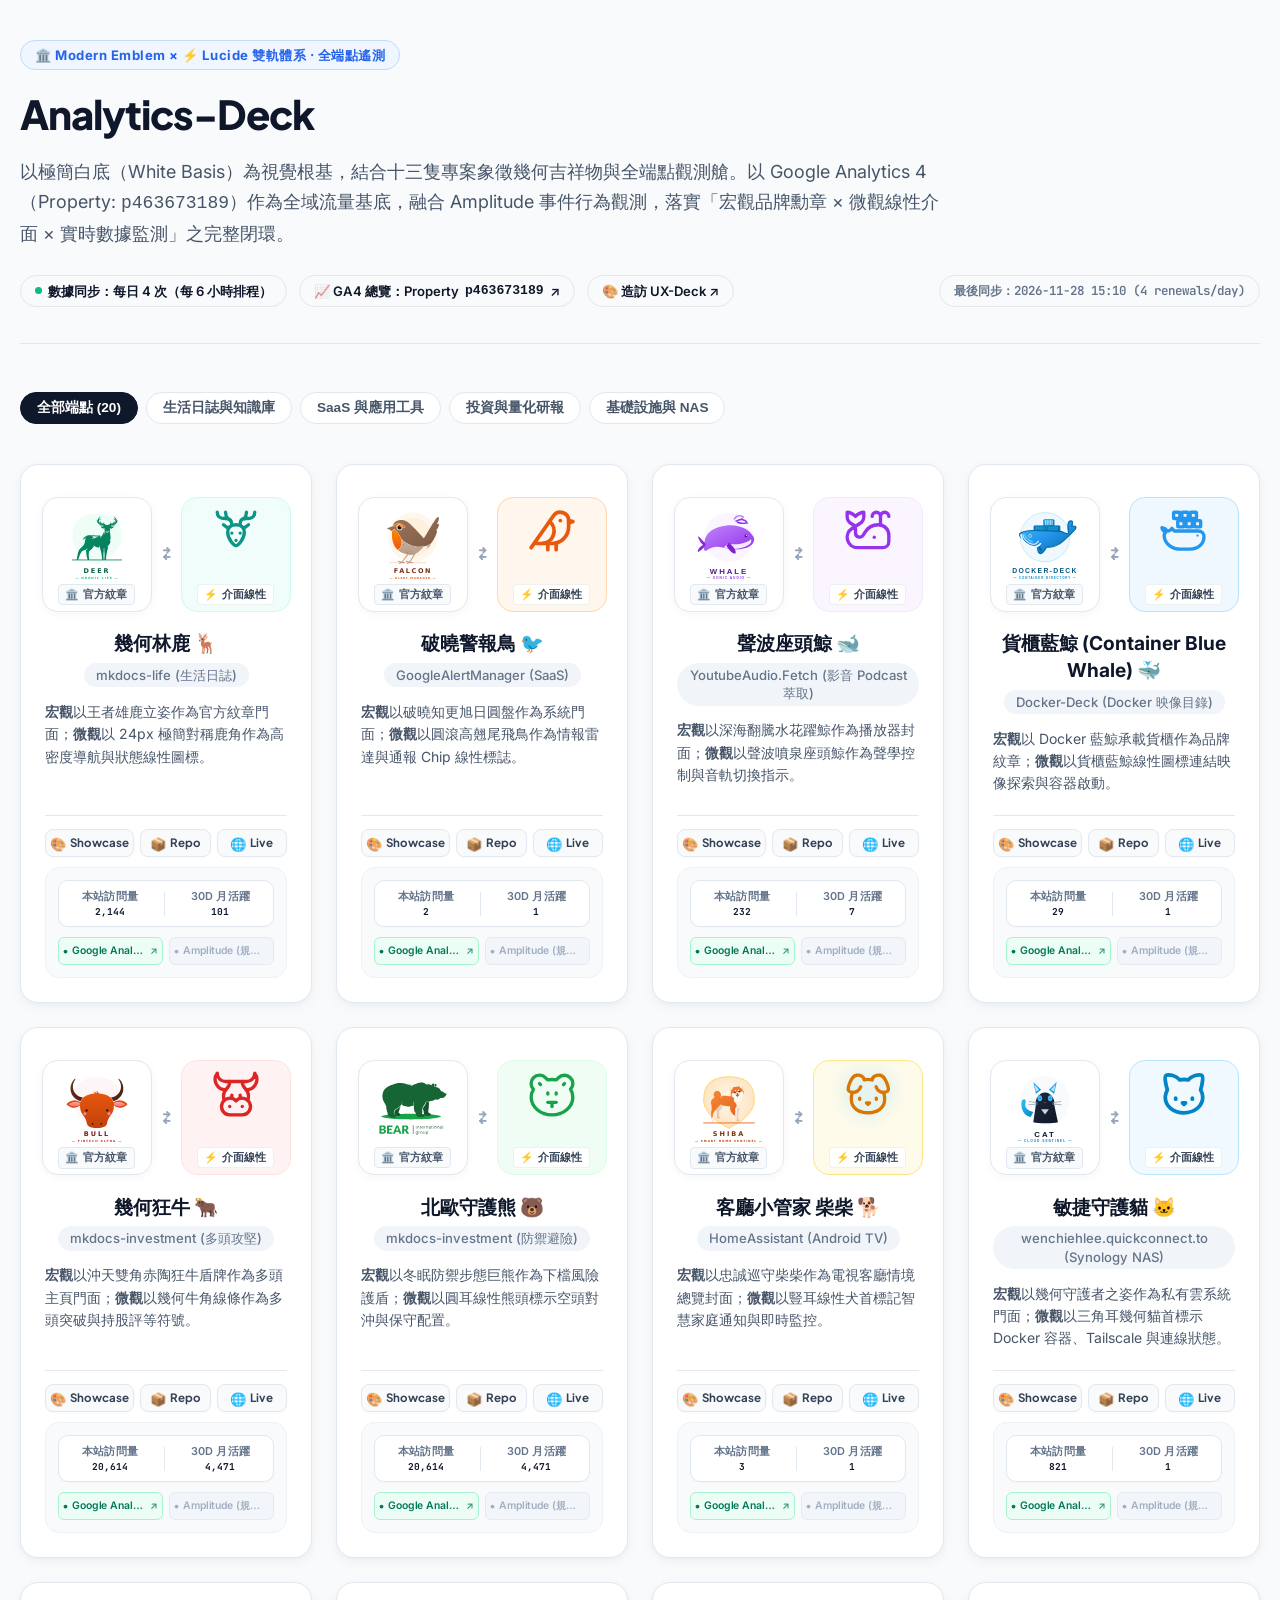
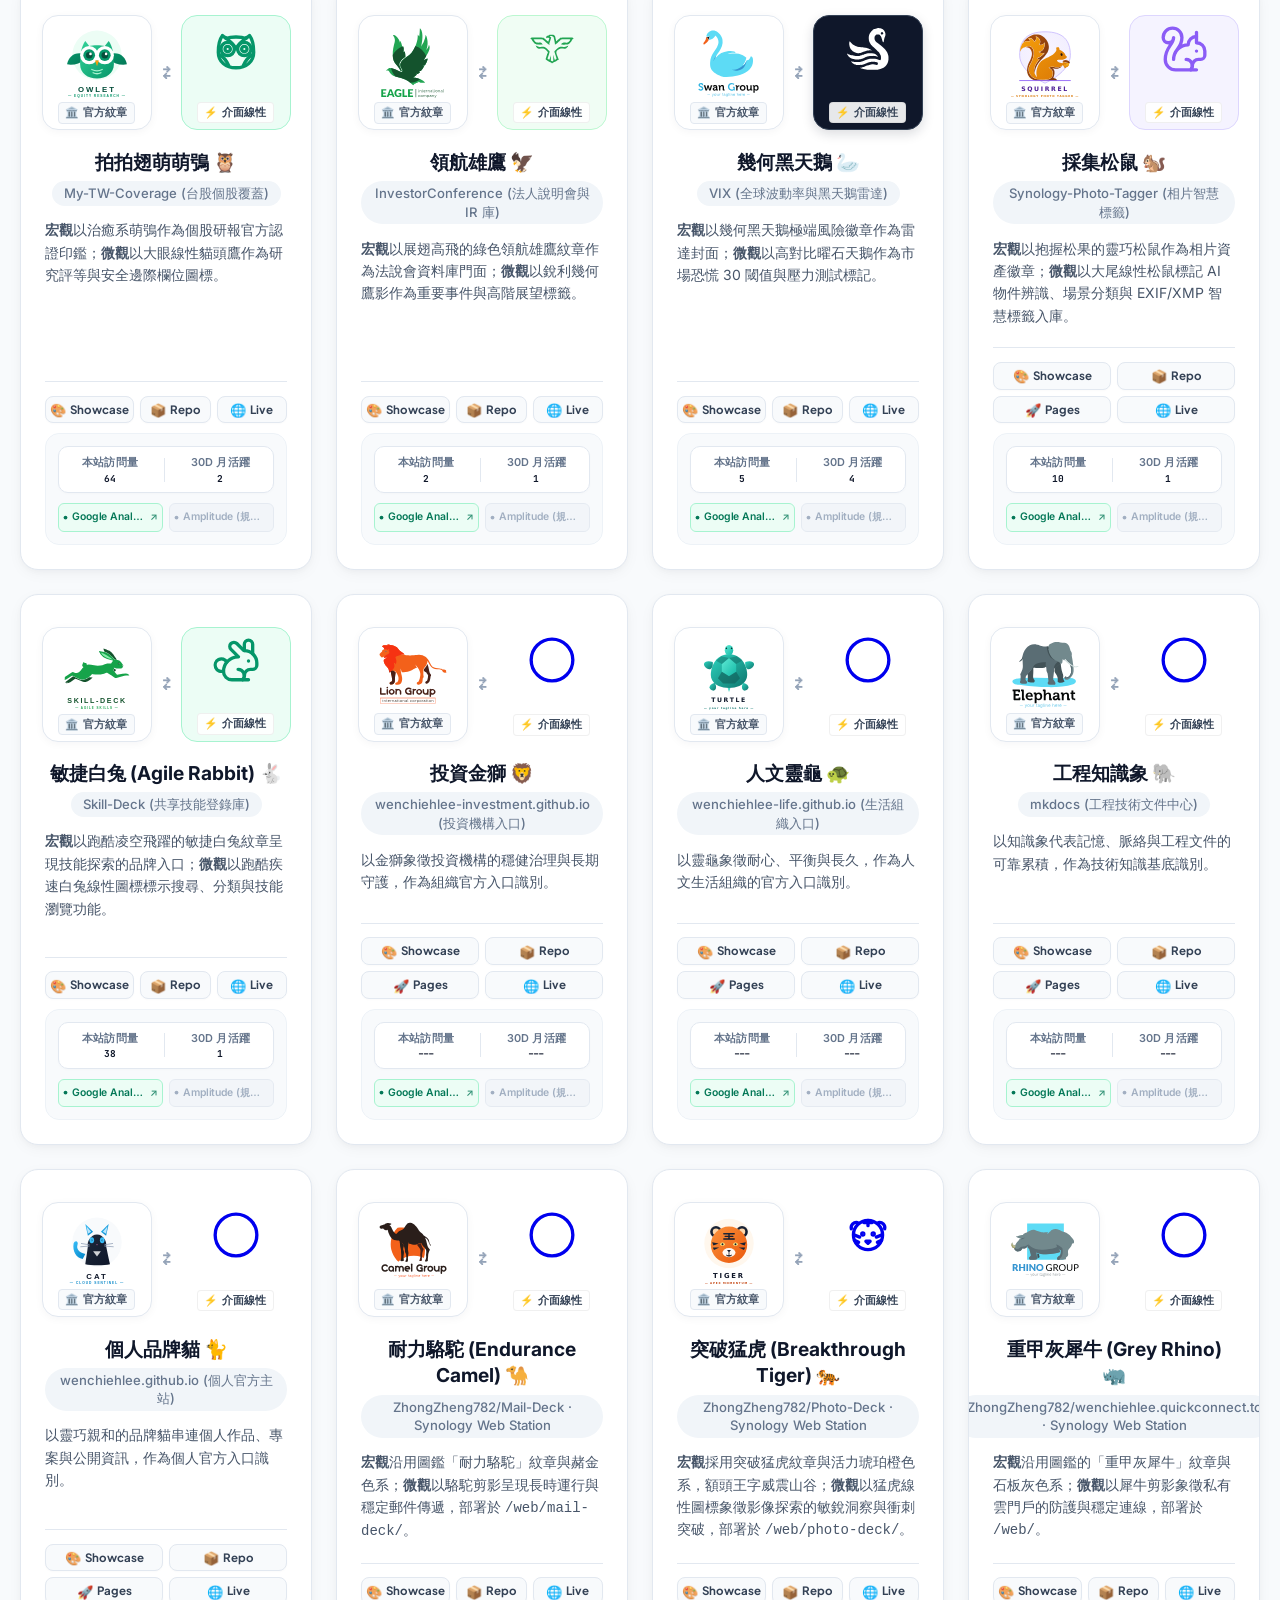
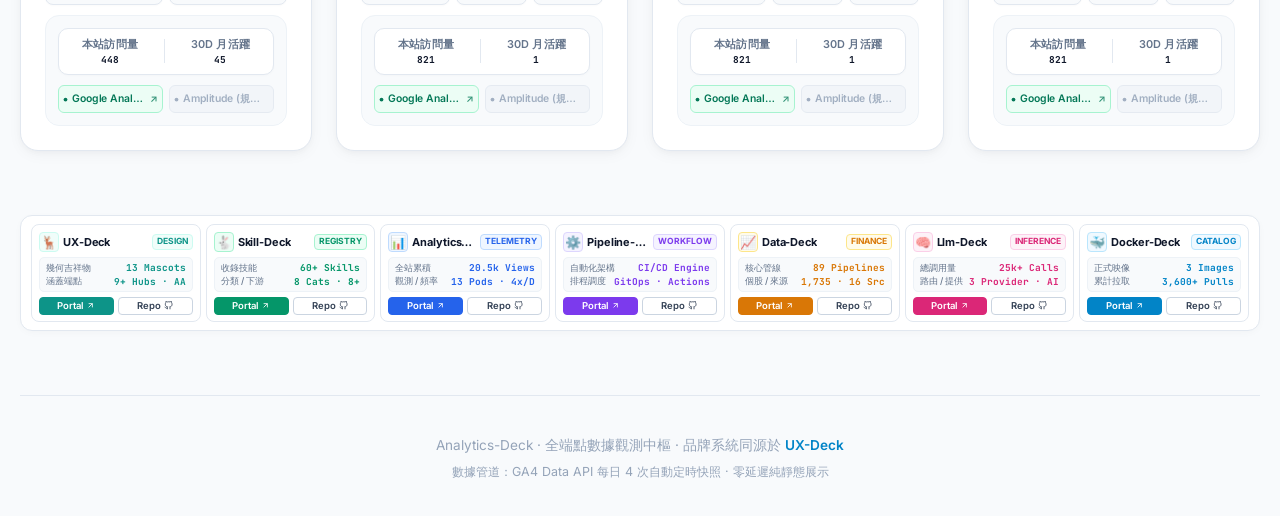
<file: index.html>
<!DOCTYPE html>
<html lang="zh-TW">
<head>
  <meta charset="UTF-8">
  <meta name="viewport" content="width=device-width, initial-scale=1.0">
  <title>Analytics-Deck · 全端點數據觀測中樞</title>
  
  <!-- Analytics-Deck 📊 Favicon -->
  <link rel="icon" type="image/svg+xml" href="./favicon.svg">
  <link rel="icon" type="image/png" sizes="32x32" href="./favicon.png">
  <link rel="shortcut icon" href="./favicon.ico">

  <!-- Google Fonts (Exact UX-Deck Typography Stack) -->
  <link rel="preconnect" href="https://fonts.googleapis.com">
  <link rel="preconnect" href="https://fonts.gstatic.com" crossorigin>
  <link href="https://fonts.googleapis.com/css2?family=Comfortaa:wght@600;700&family=Inter:wght@400;500;600;700&family=JetBrains+Mono:wght@400;500;600;700&family=LXGW+WenKai+TC:wght@300;400;700&family=Noto+Sans+TC:wght@400;500;600;700&family=Noto+Serif+TC:wght@400;600;700;900&family=Plus+Jakarta+Sans:wght@500;600;700;800&family=Quicksand:wght@500;600;700&family=Zen+Maru+Gothic:wght@500;700&display=swap" rel="stylesheet">

  <!-- Tokens CSS -->
  <link rel="stylesheet" href="./tokens/tokens.css">

  <style>

    /* ==========================================================================
       UX-Deck Aligned Design System & Color Tone
       White Basis & Crisp Light Theme Palette with Radial Atmosphere Gradients
       ========================================================================== */
    :root {
      --bg-studio: #ffffff;
      --bg-subtle: #f8fafc;
      --surface-card: #ffffff;
      --surface-elevated: #f1f5f9;
      --border-light: #e2e8f0;
      --border-subtle: #edf2f7;
      --border-hover: #cbd5e1;
      
      --text-main: #0f172a;       /* Slate 900 */
      --text-muted: #475569;      /* Slate 600 */
      --text-dim: #94a3b8;        /* Slate 400 */

      --shadow-sm: 0 1px 3px rgba(0, 0, 0, 0.05), 0 1px 2px rgba(0, 0, 0, 0.03);
      --shadow-card: 0 4px 16px -2px rgba(15, 23, 42, 0.05), 0 2px 6px -1px rgba(15, 23, 42, 0.03);
      --shadow-hover: 0 12px 28px -4px rgba(15, 23, 42, 0.08), 0 4px 10px -2px rgba(15, 23, 42, 0.04);
    }

    * {
      box-sizing: border-box;
      margin: 0;
      padding: 0;
    }

    body {
      background-color: var(--bg-studio);
      color: var(--text-main);
      font-family: "Noto Sans TC", -apple-system, BlinkMacSystemFont, "Segoe UI", Roboto, sans-serif;
      line-height: 1.6;
      padding: 3.5rem 1.75rem 6rem;
      min-height: 100vh;
      background-image: 
        radial-gradient(circle at 10% 8%, rgba(56, 189, 248, 0.04) 0%, transparent 35%),
        radial-gradient(circle at 90% 15%, rgba(139, 92, 246, 0.03) 0%, transparent 40%),
        radial-gradient(circle at 50% 95%, rgba(13, 148, 136, 0.03) 0%, transparent 45%);
      background-attachment: fixed;
    }

    .container {
      max-width: 1280px;
      margin: 0 auto;
    }

    /* Studio Header (Identical to UX-Deck) */
    header {
      margin-bottom: 3rem;
      border-bottom: 1px solid var(--border-light);
      padding-bottom: 2.25rem;
      display: flex;
      flex-direction: column;
      gap: 1.15rem;
    }

    .header-badge {
      display: inline-flex;
      align-items: center;
      gap: 8px;
      background: #eff6ff;
      color: #2563eb;
      border: 1px solid #bfdbfe;
      padding: 5px 14px;
      border-radius: 9999px;
      font-size: 0.82rem;
      font-weight: 700;
      width: fit-content;
      letter-spacing: 0.04em;
    }

    h1 {
      font-size: 2.5rem;
      font-weight: 800;
      letter-spacing: -0.025em;
      line-height: 1.25;
      color: #0f172a;
      font-family: "Plus Jakarta Sans", "Noto Sans TC", sans-serif;
    }

    .subtitle {
      color: var(--text-muted);
      font-size: 1.125rem;
      max-width: 920px;
      line-height: 1.65;
    }

    /* Telemetry Navigation Strip */
    .telemetry-nav-strip {
      display: flex;
      flex-wrap: wrap;
      align-items: center;
      gap: 12px;
      margin-top: 0.5rem;
    }

    .live-url-pill {
      display: inline-flex;
      align-items: center;
      gap: 6px;
      background: #f8fafc;
      border: 1px solid #e2e8f0;
      border-radius: 9999px;
      padding: 6px 14px;
      font-size: 0.82rem;
      font-weight: 600;
      color: #0f172a;
      text-decoration: none;
      transition: all 0.2s ease;
    }

    .live-url-pill:hover {
      background: #f1f5f9;
      border-color: #cbd5e1;
    }

    .pill-pulse {
      width: 7px;
      height: 7px;
      border-radius: 50%;
      background: #10b981;
      display: inline-block;
      box-shadow: 0 0 0 0 rgba(16, 185, 129, 0.7);
      animation: pulse 2s infinite;
    }

    @keyframes pulse {
      0% { box-shadow: 0 0 0 0 rgba(16, 185, 129, 0.7); }
      70% { box-shadow: 0 0 0 6px rgba(16, 185, 129, 0); }
      100% { box-shadow: 0 0 0 0 rgba(16, 185, 129, 0); }
    }

    /* Category Filter Tabs */
    .filter-bar {
      display: flex;
      align-items: center;
      gap: 8px;
      flex-wrap: wrap;
      margin-bottom: 2.5rem;
    }

    .filter-btn {
      background: #ffffff;
      border: 1px solid var(--border-light);
      border-radius: 9999px;
      padding: 6px 16px;
      font-size: 0.85rem;
      font-weight: 600;
      color: #475569;
      cursor: pointer;
      transition: all 0.2s ease;
    }

    .filter-btn:hover {
      background: #f8fafc;
      color: #0f172a;
      border-color: #cbd5e1;
    }

    .filter-btn.active {
      background: #0f172a;
      color: #ffffff;
      border-color: #0f172a;
    }

    /* Mascot Icons Standard Styling (From UX-Deck) */
    .ux-icon {
      display: inline-block;
      width: 24px;
      height: 24px;
      vertical-align: middle;
      flex-shrink: 0;
      stroke-width: 1.6;
      stroke: currentColor;
      fill: none;
      stroke-linecap: round;
      stroke-linejoin: round;
      transition: all 0.25s cubic-bezier(0.2, 0, 0, 1);
    }
    .ux-icon-xl { width: 50px; height: 50px; }

    /* Mascot Brand Colors & Hover Animations (Identical to UX-Deck) */
    .ux-icon-deer { color: #0d9488; }
    .ux-icon-deer:hover { transform: translateY(-3px) scale(1.08); color: #0f766e; }

    .ux-icon-falcon { color: #ea580c; }
    .ux-icon-falcon:hover { transform: rotate(-6deg) scale(1.1); color: #c2410c; }

    .ux-icon-whale { color: #9333ea; }
    .ux-icon-whale:hover { transform: translateY(-3px) rotate(3deg); color: #7e22ce; }

    .ux-icon-docker { color: #2496ed; }
    .ux-icon-docker:hover { transform: translateY(-3px) scale(1.08); color: #0877c9; }

    .ux-icon-bull { color: #dc2626; }
    .ux-icon-bull:hover { transform: translateY(-3px) scale(1.1); color: #b91c1c; }

    .ux-icon-bear { color: #16a34a; }
    .ux-icon-bear:hover { transform: translateY(3px) scale(1.08); color: #15803d; }

    .ux-icon-sentinel { color: #d97706; }
    .ux-icon-sentinel:hover { transform: scale(1.12); color: #b45309; }

    .ux-icon-pangolin { color: #0284c7; }
    .ux-icon-pangolin:hover { transform: scale(1.12); color: #0369a1; }

    .ux-icon-owl { color: #059669; }
    .ux-icon-owl:hover { transform: translateY(-3px) scale(1.1); color: #047857; }

    .ux-icon-eagle { color: #22a553; }
    .ux-icon-eagle:hover { transform: translateY(-3px) scale(1.08); color: #166534; filter: drop-shadow(0 0 8px rgba(34, 165, 83, 0.45)); }

    .ux-icon-swan { color: #0f172a; }
    .ux-icon-swan:hover { transform: translateY(-3px) scale(1.08); color: #ef4444; filter: drop-shadow(0 0 8px rgba(239, 68, 68, 0.6)); }

    .ux-icon-squirrel { color: #8b5cf6; }
    .ux-icon-squirrel:hover { transform: translateY(-3px) scale(1.1); color: #7c3aed; filter: drop-shadow(0 0 8px rgba(139, 92, 246, 0.45)); }

    .ux-icon-rabbit { color: #059669; }
    .ux-icon-rabbit:hover { transform: translateY(-3px) scale(1.08); color: #047857; }

    /* Mascot Wrappers (Pastel Brand Tones from UX-Deck) */
    .wrapper-deer { background: #f0fdfa; border: 1px solid #ccfbf1; }
    .wrapper-falcon { background: #fff7ed; border: 1px solid #fed7aa; }
    .wrapper-whale { background: #faf5ff; border: 1px solid #f3e8ff; }
    .wrapper-docker-whale { background: #eff8ff; border: 1px solid #b8e1ff; }
    .wrapper-bull { background: #fef2f2; border: 1px solid #fee2e2; }
    .wrapper-bear { background: #f0fdf4; border: 1px solid #dcfce7; }
    .wrapper-sentinel { background: #fffbeb; border: 1px solid #fde68a; }
    .wrapper-pangolin { background: #f0f9ff; border: 1px solid #bae6fd; }
    .wrapper-owl { background: #ecfdf5; border: 1px solid #a7f3d0; }
    .wrapper-eagle { background: #f0fdf4; border: 1px solid #bbf7d0; }
    .wrapper-swan { background: #0f172a; border: 1px solid #334155; box-shadow: 0 4px 12px rgba(15, 23, 42, 0.15); }
    .wrapper-swan .ux-icon-swan { color: #ffffff; }
    .wrapper-squirrel { background: #f5f3ff; border: 1px solid #ddd6fe; }
    .wrapper-rabbit { background: #ecfdf5; border: 1px solid #a7f3d0; }

    /* Mascot Grid (White Card Basis from UX-Deck) */
    .mascot-grid {
      display: grid;
      grid-template-columns: repeat(auto-fit, minmax(280px, 1fr));
      gap: 1.5rem;
      margin-bottom: 3.5rem;
    }

    .mascot-card {
      background: var(--surface-card);
      border: 1px solid var(--border-light);
      border-radius: 18px;
      padding: 2rem 1.5rem 1.5rem;
      display: flex;
      flex-direction: column;
      align-items: center;
      text-align: center;
      transition: all 0.25s ease;
      position: relative;
      overflow: hidden;
      box-shadow: var(--shadow-card);
    }

    .mascot-card::before {
      content: "";
      position: absolute;
      top: 0;
      left: 0;
      right: 0;
      height: 4px;
      background: transparent;
      transition: all 0.25s ease;
    }

    .mascot-card:hover {
      transform: translateY(-5px);
      border-color: var(--border-hover);
      box-shadow: var(--shadow-hover);
    }

    /* Card Hover Top Strips (UX-Deck Brand Colors) */
    .mascot-card.card-deer:hover::before { background: #0d9488; }
    .mascot-card.card-falcon:hover::before { background: #ea580c; }
    .mascot-card.card-whale:hover::before { background: #9333ea; }
    .mascot-card.card-docker-whale:hover::before { background: #2496ed; }
    .mascot-card.card-bull:hover::before { background: #dc2626; }
    .mascot-card.card-bear:hover::before { background: #16a34a; }
    .mascot-card.card-sentinel:hover::before { background: #d97706; }
    .mascot-card.card-pangolin:hover::before { background: #0284c7; }
    .mascot-card.card-owl:hover::before { background: #059669; }
    .mascot-card.card-eagle:hover::before { background: #22a553; }
    .mascot-card.card-swan:hover::before { background: #0f172a; }
    .mascot-card.card-squirrel:hover::before { background: #8b5cf6; }
    .mascot-card.card-rabbit:hover::before { background: #059669; }

    /* Mascot Duo Stage (Exact UX-Deck Specs) */
    .mascot-duo-stage {
      display: flex;
      align-items: center;
      justify-content: center;
      gap: 10px;
      width: 100%;
      margin-bottom: 1.15rem;
    }

    .emblem-tile {
      background: #ffffff;
      border: 1px solid #e2e8f0;
      border-radius: 16px;
      padding: 8px 10px 6px;
      display: flex;
      flex-direction: column;
      align-items: center;
      text-decoration: none;
      box-shadow: 0 2px 8px rgba(15, 23, 42, 0.04);
      transition: all 0.25s ease;
      width: 110px;
      height: 115px;
      justify-content: space-between;
      flex-shrink: 0;
    }

    .emblem-tile:hover {
      transform: translateY(-3px) scale(1.03);
      border-color: #cbd5e1;
      box-shadow: 0 8px 20px -2px rgba(15, 23, 42, 0.08);
    }

    .emblem-thumb {
      width: 78px;
      height: 78px;
      object-fit: contain;
    }

    .duo-divider {
      display: flex;
      align-items: center;
      justify-content: center;
      color: #94a3b8;
      font-weight: 700;
      font-size: 1.1rem;
    }

    .lucide-tile {
      border-radius: 16px;
      padding: 8px 10px 6px;
      display: flex;
      flex-direction: column;
      align-items: center;
      text-decoration: none;
      transition: all 0.25s ease;
      width: 110px;
      height: 115px;
      justify-content: space-between;
      flex-shrink: 0;
    }

    .lucide-tile:hover {
      transform: translateY(-3px) scale(1.03);
      box-shadow: 0 8px 20px -2px rgba(15, 23, 42, 0.08);
    }

    .badge-role-tag {
      font-size: 0.68rem;
      font-weight: 700;
      padding: 2px 6px;
      border-radius: 4px;
      white-space: nowrap;
      letter-spacing: 0.02em;
    }

    .badge-role-tag.emblem-tag {
      background: #f8fafc;
      color: #475569;
      border: 1px solid #e2e8f0;
    }

    .badge-role-tag.lucide-tag {
      background: rgba(255, 255, 255, 0.9);
      color: #334155;
      border: 1px solid rgba(0, 0, 0, 0.06);
    }

    /* Mascot Info */
    .mascot-name {
      font-weight: 700;
      font-size: 1.2rem;
      margin-bottom: 0.35rem;
      color: #0f172a;
    }

    .mascot-project {
      font-size: 0.82rem;
      color: #64748b;
      background: #f1f5f9;
      padding: 3px 12px;
      border-radius: 9999px;
      margin-bottom: 0.85rem;
      font-weight: 500;
      display: inline-block;
    }

    .mascot-desc {
      font-size: 0.875rem;
      color: #475569;
      line-height: 1.6;
      margin-bottom: 1.25rem;
      min-height: 54px;
      text-align: left;
      width: 100%;
    }

    /* ==========================================================================
       Smart Conditional Endpoints (3 buttons for pages==live, 4 for pages!=live)
       ========================================================================== */
    .card-endpoints {
      display: grid;
      gap: 6px;
      width: 100%;
      margin-top: auto;
      margin-bottom: 10px;
      padding-top: 0.85rem;
      border-top: 1px solid var(--border-light);
    }

    .card-endpoints.ep-count-3 {
      grid-template-columns: repeat(3, 1fr);
    }

    .card-endpoints.ep-count-4 {
      grid-template-columns: repeat(2, 1fr);
    }

    .endpoint-pill {
      display: inline-flex;
      align-items: center;
      justify-content: center;
      gap: 4px;
      padding: 6px 4px;
      border-radius: 8px;
      font-size: 0.72rem;
      font-weight: 700;
      text-decoration: none;
      border: 1px solid var(--border-light);
      background: #f8fafc;
      color: #334155;
      font-family: "Plus Jakarta Sans", "Inter", -apple-system, BlinkMacSystemFont, "Segoe UI", Roboto, sans-serif;
      transition: all 0.2s cubic-bezier(0.2, 0, 0, 1);
      user-select: none;
      -webkit-user-select: none;
      box-shadow: 0 1px 2px rgba(0, 0, 0, 0.02);
    }

    .endpoint-pill .ep-icon {
      font-size: 0.82rem;
      line-height: 1;
      flex-shrink: 0;
    }

    .endpoint-pill .ep-label {
      line-height: 1.2;
      white-space: nowrap;
    }

    .endpoint-pill:hover {
      transform: translateY(-2px);
      box-shadow: 0 4px 10px rgba(15, 23, 42, 0.08);
      text-decoration: none;
    }

    .endpoint-pill.ep-showcase:hover {
      background: #eff6ff;
      border-color: #93c5fd;
      color: #1d4ed8;
    }

    .endpoint-pill.ep-repo:hover {
      background: #f1f5f9;
      border-color: #94a3b8;
      color: #0f172a;
    }

    .endpoint-pill.ep-pages:hover {
      background: #fffbeb;
      border-color: #fde68a;
      color: #b45309;
    }

    .endpoint-pill.ep-live:hover {
      background: #ecfdf5;
      border-color: #6ee7b7;
      color: #047857;
    }

    /* ==========================================================================
       Telemetry Pod (端點觀測艙 - 精緻對齊 UX-Deck 輕量卡片風格)
       ========================================================================== */
    .telemetry-pod {
      width: 100%;
      background: #f8fafc;
      border: 1px solid #edf2f7;
      border-radius: 14px;
      padding: 12px;
      display: flex;
      flex-direction: column;
      gap: 10px;
    }

    .telemetry-stat-card {
      display: flex;
      align-items: center;
      justify-content: space-around;
      background: #ffffff;
      border: 1px solid #e2e8f0;
      border-radius: 10px;
      padding: 8px 10px;
      box-shadow: 0 1px 3px rgba(15, 23, 42, 0.02);
    }

    .telemetry-stat-item {
      display: flex;
      flex-direction: column;
      align-items: center;
      gap: 2px;
    }

    .stat-label {
      font-size: 0.68rem;
      font-weight: 600;
      color: #64748b;
      letter-spacing: 0.02em;
    }

    .stat-val {
      font-family: "JetBrains Mono", monospace;
      font-weight: 700;
      font-size: 1rem;
      line-height: 1.2;
    }

    .stat-views {
      color: #0284c7; /* Brand Blue from UX-Deck */
    }

    .stat-users {
      color: #0f172a;
    }

    .stat-divider {
      width: 1px;
      height: 24px;
      background: #e2e8f0;
    }

    /* Telemetry Action Buttons */
    .telemetry-actions {
      display: flex;
      gap: 6px;
      width: 100%;
    }

    .telemetry-btn {
      flex: 1;
      min-width: 0;
      display: inline-flex;
      align-items: center;
      justify-content: center;
      gap: 4px;
      padding: 6px 4px;
      border-radius: 6px;
      font-size: 0.65rem;
      font-weight: 600;
      letter-spacing: -0.01em;
      text-decoration: none;
      transition: all 0.2s ease;
      white-space: nowrap;
      overflow: hidden;
    }

    .telemetry-btn span {
      overflow: hidden;
      text-overflow: ellipsis;
      white-space: nowrap;
    }

    .btn-dot-icon {
      flex-shrink: 0;
      width: 5px;
      height: 5px;
    }

    .btn-arrow {
      font-size: 0.62rem;
      opacity: 0.8;
      flex-shrink: 0;
      transition: transform 0.15s ease;
    }

    .telemetry-btn:hover .btn-arrow {
      transform: translate(1px, -1px);
    }

    @media (max-width: 320px) {
      .telemetry-actions {
        flex-direction: column;
      }
    }

    /* Google Analytics Button (Crisp Emerald Green) */
    .btn-ga {
      background: #ecfdf5;
      color: #047857;
      border: 1px solid #a7f3d0;
    }

    .btn-ga:hover {
      background: #d1fae5;
      color: #065f46;
      border-color: #6ee7b7;
      box-shadow: 0 2px 6px rgba(16, 185, 129, 0.15);
    }

    /* Amplitude Button (Crisp Royal Violet) */
    .btn-amplitude {
      background: #faf5ff;
      color: #7c3aed;
      border: 1px solid #e9d5ff;
    }

    .btn-amplitude:hover {
      background: #f3e8ff;
      color: #6d28d9;
      border-color: #c4b5fd;
      box-shadow: 0 2px 6px rgba(124, 58, 237, 0.15);
    }

    .btn-amplitude-disabled {
      background: #f1f5f9;
      color: #94a3b8;
      border: 1px solid #e2e8f0;
      cursor: not-allowed;
      opacity: 0.85;
    }

*, *::before, *::after {
      box-sizing: border-box;
      margin: 0;
      padding: 0;
    }

    body {
      font-family: 'Inter', -apple-system, BlinkMacSystemFont, "Segoe UI", Roboto, sans-serif;
      background: #f8fafc;
      color: #0f172a;
      padding: 40px 20px;
      line-height: 1.4;
    }

    .preview-canvas {
      max-width: 1380px;
      margin: 0 auto;
    }

    .preview-header {
      margin-bottom: 24px;
      text-align: center;
    }

    .preview-badge {
      display: inline-flex;
      align-items: center;
      gap: 6px;
      padding: 3px 10px;
      background: #e2e8f0;
      color: #334155;
      font-size: 11px;
      font-weight: 700;
      letter-spacing: 0.06em;
      text-transform: uppercase;
      border-radius: 9999px;
      margin-bottom: 8px;
    }

    .preview-badge::before {
      content: "";
      width: 6px;
      height: 6px;
      border-radius: 50%;
      background: #10b981;
    }

    .preview-header h1 {
      font-size: 20px;
      font-weight: 800;
      letter-spacing: -0.02em;
      color: #0f172a;
    }

    .preview-header p {
      font-size: 12.5px;
      color: #64748b;
      margin-top: 4px;
    }

    /* =========================================================
       PURE 6 CARDS FOOTER (Ultra-Clean, No Top/Bottom Fluff)
       ========================================================= */
    .deck-family-footer {
      background: #ffffff;
      border: 1px solid #e2e8f0;
      border-radius: 12px;
      padding: 8px 10px;
      box-shadow: 0 2px 10px -2px rgba(15, 23, 42, 0.04);
    }

    /* 7 COMPACT CARDS ROW (Strict One-Row, Zero Scrollbar) */
    .deck-cards-row {
      display: grid;
      grid-template-columns: repeat(7, 1fr);
      gap: 5px;
      width: 100%;
      overflow-x: auto;
      scrollbar-width: none;
      -ms-overflow-style: none;
    }

    .deck-cards-row::-webkit-scrollbar {
      display: none;
      width: 0;
      height: 0;
    }

    /* ULTRA COMPACT CARD (~90px height, Zero Overflow) */
    .deck-card {
      background: #ffffff;
      border: 1px solid #e2e8f0;
      border-radius: 8px;
      padding: 7px 7px 6px;
      display: flex;
      flex-direction: column;
      justify-content: space-between;
      gap: 5px;
      transition: all 0.16s ease;
      position: relative;
      min-width: 0;
    }

    .deck-card:hover {
      transform: translateY(-2px);
      box-shadow: 0 6px 14px -3px rgba(15, 23, 42, 0.08);
      border-color: var(--deck-accent, #3b82f6);
    }

    /* Card Head: Avatar + Title + Tag */
    .deck-card-head {
      display: flex;
      align-items: center;
      gap: 4px;
      min-width: 0;
    }

    .deck-avatar {
      font-size: 13px;
      line-height: 1;
      width: 20px;
      height: 20px;
      border-radius: 4px;
      background: var(--deck-bg, #f1f5f9);
      border: 1px solid var(--deck-border, #e2e8f0);
      display: inline-flex;
      align-items: center;
      justify-content: center;
      flex-shrink: 0;
    }

    .deck-card-title {
      font-size: 11px;
      font-weight: 700;
      color: #0f172a;
      letter-spacing: -0.01em;
      white-space: nowrap;
      overflow: hidden;
      text-overflow: ellipsis;
      min-width: 0;
    }

    .deck-tag {
      font-size: 8.5px;
      font-weight: 700;
      text-transform: uppercase;
      padding: 1px 4px;
      border-radius: 4px;
      background: var(--deck-bg, #f1f5f9);
      color: var(--deck-accent, #475569);
      margin-left: auto;
      border: 1px solid var(--deck-border, #e2e8f0);
      flex-shrink: 0;
    }

    /* Compact Key Numbers Tray */
    .deck-numbers-compact {
      background: #f8fafc;
      border: 1px solid #edf2f7;
      border-radius: 5px;
      padding: 4px 6px;
      display: flex;
      flex-direction: column;
      gap: 2px;
    }

    .stat-line {
      display: flex;
      align-items: center;
      justify-content: space-between;
      font-size: 9px;
      line-height: 1.2;
      white-space: nowrap;
    }

    .stat-lbl {
      color: #64748b;
      font-weight: 500;
    }

    .stat-val {
      font-family: 'JetBrains Mono', monospace;
      font-weight: 700;
      color: var(--deck-accent, #0f172a);
      font-size: 9.5px;
    }

    /* Compact Dual Action Buttons */
    .deck-actions-compact {
      display: grid;
      grid-template-columns: 1fr 1fr;
      gap: 4px;
    }

    .deck-btn {
      display: inline-flex;
      align-items: center;
      justify-content: center;
      gap: 3px;
      padding: 3px 0;
      font-size: 9.5px;
      font-weight: 600;
      text-decoration: none;
      border-radius: 4px;
      line-height: 1;
      transition: all 0.12s ease;
    }

    .deck-btn-portal {
      background: var(--deck-accent, #0f172a);
      color: #ffffff;
      border: 1px solid var(--deck-accent, #0f172a);
    }

    .deck-btn-portal:hover {
      opacity: 0.9;
    }

    .deck-btn-repo {
      background: #ffffff;
      color: #334155;
      border: 1px solid #cbd5e1;
    }

    .deck-btn-repo:hover {
      background: #f8fafc;
      border-color: #94a3b8;
      color: #0f172a;
    }

    .deck-btn svg {
      width: 9px;
      height: 9px;
      stroke-width: 2.2;
    }

    /* THEME ACCENTS */
    .theme-ux {
      --deck-accent: #0d9488;
      --deck-bg: #f0fdfa;
      --deck-border: #ccfbf1;
    }
    .theme-skill {
      --deck-accent: #059669;
      --deck-bg: #ecfdf5;
      --deck-border: #a7f3d0;
    }
    .theme-analytics {
      --deck-accent: #2563eb;
      --deck-bg: #eff6ff;
      --deck-border: #bfdbfe;
    }
    .theme-pipeline {
      --deck-accent: #7c3aed;
      --deck-bg: #f5f3ff;
      --deck-border: #ddd6fe;
    }
    .theme-data {
      --deck-accent: #d97706;
      --deck-bg: #fffbeb;
      --deck-border: #fde68a;
    }
        .theme-llm {
      --deck-accent: #db2777;
      --deck-bg: #fdf2f8;
      --deck-border: #fbcfe8;
    }
.theme-docker {
      --deck-accent: #0284c7;
      --deck-bg: #f0f9ff;
      --deck-border: #bae6fd;
    }

    /* Studio Footer */
    footer {
      margin-top: 4rem;
      border-top: 1px solid var(--border-light);
      padding-top: 2.5rem;
      display: flex;
      flex-direction: column;
      align-items: center;
      gap: 8px;
      color: var(--text-dim);
      font-size: 0.85rem;
    }

    footer a {
      color: #0284c7;
      text-decoration: none;
      font-weight: 600;
    }

    footer a:hover {
      text-decoration: underline;
    }
  
  </style>

</head>
<body>

  <!-- SVG Symbols Definition (From UX-Deck) -->
  <svg xmlns="http://www.w3.org/2000/svg" style="display: none;">
<symbol fill="none" id="icon-deer-life" stroke="currentColor" stroke-linecap="round" stroke-linejoin="round" stroke-width="1.6" viewbox="0 0 24 24">
<path d="M3 3c0 2 1 3 4 3c2 0 3 1 3 3"></path>
<path d="M21 3c0 2-1 3-4 3c-2 0-3 .3-3 3"></path>
<path d="M7 3c0 1.3.3 2.3 1 3"></path>
<path d="M17 3c0 1.3-.3 2.3-1 3"></path>
<path d="M12 19c-1 0-4-3-4-6.5 0-2 1.3-3.5 4-3.5s4 1.5 4 3.5c0 3.5-3 6.5-4 6.5"></path>
<path d="M8 10.5l-2-1.5"></path>
<path d="M16 10.5l2-1.5"></path>
<path d="M10 13v.01"></path>
<path d="M14 13v.01"></path>
<path d="M12 16.5h.01"></path>
</symbol>
<symbol fill="none" id="icon-falcon-radar" stroke="currentColor" stroke-linecap="round" stroke-linejoin="round" stroke-width="1.8" viewbox="0 0 24 24">
<path d="M16 7h.01"></path>
<path d="M3.4 18H12a8 8 0 0 0 8-8V7a4 4 0 0 0-7.28-2.3L2 20"></path>
<path d="m20 7 2 .5-2 .5"></path>
<path d="M10 18v3"></path>
<path d="M14 17.75V21"></path>
<path d="M7 18a6 6 0 0 0 3.84-10.61"></path>
</symbol>
<symbol fill="none" id="icon-whale-sonic" stroke="currentColor" stroke-linecap="round" stroke-linejoin="round" stroke-width="1.6" viewbox="0 0 24 24">
<path d="M18 9V5a2 2 0 0 0-4 0"></path>
<path d="M18 5a2 2 0 0 1 4 0"></path>
<path d="M6 9.7 3.9 8.4C2.7 7.7 2 6.4 2 5V3c2 0 4 2 4 2s2-2 4-2v2c0 1.4-.7 2.7-1.9 3.4l-3.8 2.4A5 5 0 0 0 7 20h12c1.7 0 3-1.3 3-3v-3c0-2.8-2.2-5-5-5-2.7 0-5.1 1.4-6.4 3.6L9.7 14A2 2 0 0 1 6 13Z"></path>
<path d="M15 15h.01"></path>
</symbol>
<symbol fill="none" id="icon-bull-fintech" stroke="currentColor" stroke-linecap="round" stroke-linejoin="round" stroke-width="1.6" viewbox="0 0 24 24">
<path d="M7 10a5 5 0 0 1-4-8 4 4 0 0 0 4 4h10a4 4 0 0 0 4-4 5 5 0 0 1-4 8"></path>
<path d="M6.4 15c-.3-.6-.4-1.3-.4-2 0-4 3-3 3-7"></path>
<path d="M17.6 15c.3-.6.4-1.3.4-2 0-4-3-3-3-7"></path>
<path d="M10 12.5v1.5"></path>
<path d="M14 12.5v1.5"></path>
<path d="M15 22a4 4 0 1 0-3-6.7A4 4 0 1 0 9 22Z"></path>
<path d="M9 18h.01"></path>
<path d="M15 18h.01"></path>
</symbol>
<symbol fill="none" id="icon-bear-defense" stroke="currentColor" stroke-linecap="round" stroke-linejoin="round" stroke-width="1.6" viewbox="0 0 24 24">
<path d="m6 7 .5.5"></path>
<path d="m18 7-.5.5"></path>
<path d="M20.8 4.2c-1.6-1.6-4.1-1.6-5.7 0l-1 1a13.6 13.6 0 0 0-4.2 0l-1-1a4 4 0 0 0-5.8 5.6A7 7 0 0 0 2 13.5C2 18.2 6.5 22 12 22s10-3.8 10-8.5a7 7 0 0 0-1.1-3.8c1.5-1.6 1.5-4-.1-5.5"></path>
<path d="M10 12v-.5"></path>
<path d="M14 12v-.5"></path>
<path d="M14 16h-4"></path>
<path d="M12 16v2"></path>
</symbol>
<symbol fill="none" id="icon-sentinel-tv" stroke="currentColor" stroke-linecap="round" stroke-linejoin="round" stroke-width="1.6" viewbox="0 0 24 24">
<path d="M8.5 8.5c-.38 1.05-1.08 2.03-2.34 2.5-1.93.72-3.58-.3-3.66-1-.11-.99 1.18-6.53 4-7 1.92-.32 3.65.85 3.65 2.24A7.5 7.5 0 0 1 14 5.28c0-1.39 1.84-2.6 3.77-2.28 2.82.47 4.11 6.01 4 7-.08.7-1.73 1.72-3.66 1-1.26-.47-1.85-1.45-2.24-2.5"></path>
<path d="M4.42 11.25A13.15 13.15 0 0 0 4 14.56C4 18.73 7.58 21 12 21s8-2.27 8-6.44a11.7 11.7 0 0 0-.49-3.31"></path>
<path d="M8 14v.5"></path>
<path d="M16 14v.5"></path>
<path d="M11.25 16.25h1.5L12 17z"></path>
</symbol>
<symbol fill="none" id="icon-pangolin-shield" stroke="currentColor" stroke-linecap="round" stroke-linejoin="round" stroke-width="1.8" viewbox="0 0 24 24">
<path d="M12 5c.67 0 1.35.09 2 .26 1.78-2 5.03-2.84 6.42-2.26 1.4.58-.42 7-.42 7 .57 1.07 1 2.24 1 3.44C21 17.9 16.97 21 12 21s-9-3-9-7.56c0-1.25.5-2.4 1-3.44 0 0-1.89-6.42-.5-7 1.39-.58 4.72.23 6.5 2.23A9.04 9.04 0 0 1 12 5Z"></path>
<path d="M8 14v.5"></path>
<path d="M16 14v.5"></path>
<path d="M11.25 16.25h1.5L12 17l-.75-.75Z"></path>
</symbol>
<symbol fill="none" id="icon-owl-coverage" stroke="currentColor" stroke-linecap="round" stroke-linejoin="round" stroke-width="1.6" viewbox="0 0 24 24">
<!-- Round Chubby Body & Ear Tufts -->
<path d="M5.5 5.5 C4 7.5 3.5 10.5 3.5 13.5 C3.5 18 7 21 12 21 C17 21 20.5 18 20.5 13.5 C20.5 10.5 20 7.5 18.5 5.5 L16.8 7 C14.5 6 9.5 6 7.2 7 Z"></path>
<!-- Brow Hood Arc to Beak -->
<path d="M7 6.5 C9 8.5 11 9.5 12 12 C13 9.5 15 8.5 17 6.5"></path>
<!-- Left Big Concentric Eye -->
<circle cx="8" cy="12" r="3.2"></circle>
<circle cx="8" cy="12" r="1.3"></circle>
<!-- Right Big Concentric Eye -->
<circle cx="16" cy="12" r="3.2"></circle>
<circle cx="16" cy="12" r="1.3"></circle>
<!-- Layered Flapping Wings -->
<path d="M3.8 14.5 C5.5 15.5 7.5 17.5 8.5 20"></path>
<path d="M20.2 14.5 C18.5 15.5 16.5 17.5 15.5 20"></path>
</symbol>
<symbol fill="currentColor" fill-rule="evenodd" id="icon-eagle-ir" viewbox="0 0 24 24">
<path d="M 19.87 10.29 C 19.82 10.28, 19.63 10.46, 19.37 10.57 C 19.11 10.68, 18.53 10.90, 18.30 10.96 C 18.08 11.03, 18.08 10.95, 18.02 10.96 C 17.97 10.97, 18.37 11.01, 17.97 11.02 C 17.56 11.03, 16.41 10.68, 15.61 11.02 C 14.82 11.36, 13.62 12.66, 13.20 13.04 C 12.79 13.41, 13.15 13.21, 13.15 13.26 C 13.15 13.31, 13.19 13.24, 13.20 13.32 C 13.22 13.39, 13.15 13.34, 13.26 13.71 C 13.37 14.08, 13.77 15.22, 13.88 15.56 C 13.98 15.89, 13.84 15.60, 13.88 15.73 C 13.91 15.85, 14.05 16.13, 14.10 16.29 C 14.15 16.44, 14.28 16.53, 14.16 16.68 C 14.04 16.83, 13.55 17.20, 13.37 17.18 C 13.20 17.16, 13.22 16.92, 13.09 16.57 C 12.96 16.21, 12.68 15.31, 12.59 15.05 C 12.49 14.80, 12.54 14.95, 12.53 15.05 C 12.52 15.16, 12.52 15.56, 12.53 15.67 C 12.54 15.78, 12.58 15.40, 12.59 15.73 C 12.60 16.05, 12.67 17.28, 12.59 17.63 C 12.50 17.99, 12.25 17.85, 12.08 17.85 C 11.92 17.86, 11.68 17.74, 11.58 17.69 C 11.48 17.63, 11.49 17.96, 11.47 17.52 C 11.45 17.08, 11.49 15.39, 11.47 15.05 C 11.45 14.72, 11.39 15.40, 11.36 15.50 C 11.32 15.60, 11.27 15.59, 11.24 15.67 C 11.22 15.74, 11.22 15.87, 11.19 15.95 C 11.16 16.02, 11.10 16.04, 11.08 16.12 C 11.05 16.19, 11.08 16.24, 11.02 16.40 C 10.96 16.56, 10.80 16.95, 10.74 17.07 C 10.67 17.19, 10.77 17.19, 10.63 17.13 C 10.49 17.06, 10.02 16.78, 9.90 16.68 C 9.78 16.58, 9.80 16.85, 9.90 16.51 C 10.00 16.17, 10.40 15.03, 10.52 14.66 C 10.63 14.29, 10.53 14.40, 10.57 14.27 C 10.61 14.14, 10.69 14.05, 10.74 13.88 C 10.79 13.70, 10.82 13.33, 10.85 13.20 C 10.88 13.08, 10.95 13.21, 10.91 13.15 C 10.86 13.08, 10.98 13.17, 10.57 12.81 C 10.16 12.46, 9.22 11.32, 8.44 11.02 C 7.67 10.72, 6.35 11.03, 5.92 11.02 C 5.49 11.01, 5.91 10.97, 5.87 10.96 C 5.82 10.95, 5.74 10.98, 5.64 10.96 C 5.54 10.94, 5.49 10.95, 5.25 10.85 C 5.01 10.75, 4.31 10.32, 4.18 10.35 C 4.06 10.38, 4.44 10.87, 4.52 11.02 C 4.61 11.17, 4.59 11.14, 4.69 11.24 C 4.79 11.35, 4.94 11.52, 5.14 11.64 C 5.33 11.75, 5.36 11.87, 5.87 11.92 C 6.37 11.96, 7.48 11.65, 8.16 11.92 C 8.84 12.18, 9.71 13.06, 9.96 13.48 C 10.20 13.91, 9.69 14.23, 9.62 14.49 C 9.54 14.75, 9.55 14.89, 9.51 15.05 C 9.46 15.21, 9.37 15.35, 9.34 15.45 C 9.31 15.54, 9.37 15.52, 9.34 15.61 C 9.31 15.71, 9.20 15.91, 9.17 16.01 C 9.14 16.10, 9.20 16.08, 9.17 16.17 C 9.14 16.27, 9.04 16.44, 9.00 16.57 C 8.97 16.69, 8.86 16.76, 8.95 16.90 C 9.03 17.04, 9.23 17.20, 9.51 17.41 C 9.79 17.61, 10.26 17.93, 10.63 18.13 C 10.99 18.34, 11.50 18.54, 11.69 18.64 C 11.89 18.74, 11.73 18.71, 11.80 18.75 C 11.88 18.79, 11.96 18.92, 12.14 18.86 C 12.32 18.81, 12.56 18.58, 12.87 18.41 C 13.18 18.25, 13.67 18.04, 13.99 17.85 C 14.31 17.67, 14.58 17.45, 14.77 17.29 C 14.97 17.14, 15.28 17.54, 15.17 16.90 C 15.05 16.27, 13.98 14.32, 14.10 13.48 C 14.22 12.65, 15.24 12.18, 15.89 11.92 C 16.55 11.65, 17.53 11.96, 18.02 11.92 C 18.52 11.87, 18.62 11.78, 18.86 11.64 C 19.11 11.50, 19.34 11.23, 19.48 11.08 C 19.62 10.93, 19.67 10.81, 19.70 10.74 C 19.74 10.66, 19.68 10.70, 19.70 10.63 C 19.73 10.55, 19.93 10.30, 19.87 10.29 Z M 2.00 6.54 C 1.13 6.70, 2.19 7.24, 2.28 7.49 C 2.37 7.74, 2.46 7.87, 2.56 8.05 C 2.66 8.23, 2.76 8.38, 2.90 8.55 C 3.04 8.73, 3.24 8.97, 3.40 9.11 C 3.56 9.26, 3.68 9.35, 3.85 9.45 C 4.02 9.55, 4.25 9.67, 4.41 9.73 C 4.57 9.80, 4.61 9.82, 4.80 9.84 C 4.99 9.86, 5.40 9.83, 5.53 9.84 C 5.66 9.85, 5.52 9.90, 5.59 9.90 C 5.65 9.90, 5.86 9.84, 5.92 9.84 C 5.99 9.84, 5.96 9.90, 5.98 9.90 C 6.00 9.90, 6.01 9.84, 6.03 9.84 C 6.05 9.84, 6.04 9.89, 6.09 9.90 C 6.14 9.91, 6.27 9.91, 6.31 9.90 C 6.36 9.89, 6.35 9.84, 6.37 9.84 C 6.39 9.84, 6.40 9.90, 6.43 9.90 C 6.45 9.90, 6.44 9.85, 6.54 9.84 C 6.64 9.83, 6.95 9.83, 7.04 9.84 C 7.14 9.85, 7.08 9.90, 7.10 9.90 C 7.12 9.90, 7.14 9.84, 7.15 9.84 C 7.17 9.84, 7.18 9.90, 7.21 9.90 C 7.24 9.90, 7.28 9.84, 7.32 9.84 C 7.36 9.84, 7.41 9.90, 7.43 9.90 C 7.46 9.90, 7.47 9.84, 7.49 9.84 C 7.51 9.84, 7.54 9.90, 7.55 9.90 C 7.56 9.90, 7.69 9.99, 7.55 9.84 C 7.41 9.69, 7.07 9.14, 6.71 9.00 C 6.34 8.86, 5.59 9.01, 5.36 9.00 C 5.13 8.99, 5.41 8.97, 5.31 8.95 C 5.20 8.93, 4.90 8.93, 4.75 8.89 C 4.59 8.85, 4.47 8.79, 4.35 8.72 C 4.23 8.66, 4.13 8.59, 4.02 8.50 C 3.90 8.41, 3.80 8.32, 3.68 8.16 C 3.56 8.00, 3.34 7.68, 3.29 7.55 C 3.23 7.42, 2.66 7.41, 3.34 7.38 C 4.03 7.35, 6.68 7.37, 7.38 7.38 C 8.08 7.39, 7.01 7.01, 7.55 7.43 C 8.08 7.85, 10.04 9.57, 10.57 9.90 C 11.10 10.23, 10.71 9.51, 10.74 9.39 C 10.77 9.28, 10.60 9.68, 10.74 9.23 C 10.88 8.78, 11.47 7.19, 11.58 6.71 C 11.69 6.22, 11.51 6.45, 11.41 6.31 C 11.31 6.17, 11.03 5.95, 10.96 5.87 C 10.90 5.78, 10.86 5.82, 11.02 5.81 C 11.18 5.80, 11.76 5.80, 11.92 5.81 C 12.07 5.82, 11.93 5.86, 11.97 5.87 C 12.01 5.87, 12.04 5.82, 12.14 5.87 C 12.24 5.91, 12.49 6.06, 12.59 6.15 C 12.69 6.23, 12.71 6.29, 12.76 6.37 C 12.80 6.45, 12.85 6.57, 12.87 6.65 C 12.89 6.73, 12.85 6.79, 12.87 6.87 C 12.89 6.96, 12.95 7.02, 12.98 7.15 C 13.01 7.28, 13.01 7.53, 13.04 7.66 C 13.06 7.79, 13.10 7.71, 13.15 7.94 C 13.20 8.16, 13.28 8.82, 13.32 9.00 C 13.35 9.19, 13.34 8.92, 13.37 9.06 C 13.41 9.20, 13.30 9.88, 13.54 9.84 C 13.78 9.81, 14.40 9.20, 14.83 8.83 C 15.26 8.47, 15.83 7.90, 16.12 7.66 C 16.41 7.42, 15.79 7.42, 16.57 7.38 C 17.34 7.33, 20.06 7.36, 20.77 7.38 C 21.48 7.40, 20.85 7.41, 20.82 7.49 C 20.80 7.57, 20.71 7.73, 20.60 7.88 C 20.49 8.03, 20.30 8.25, 20.15 8.39 C 20.00 8.53, 19.87 8.63, 19.70 8.72 C 19.54 8.82, 19.28 8.91, 19.14 8.95 C 19.00 8.98, 18.92 8.94, 18.86 8.95 C 18.81 8.96, 19.06 8.99, 18.81 9.00 C 18.55 9.01, 17.74 8.86, 17.35 9.00 C 16.96 9.14, 16.15 9.70, 16.45 9.84 C 16.76 9.98, 18.61 9.89, 19.20 9.84 C 19.79 9.80, 19.77 9.67, 19.98 9.56 C 20.20 9.46, 20.31 9.38, 20.49 9.23 C 20.66 9.08, 20.90 8.84, 21.05 8.67 C 21.20 8.49, 21.27 8.36, 21.38 8.16 C 21.50 7.97, 21.62 7.76, 21.72 7.49 C 21.82 7.22, 22.89 6.70, 22.00 6.54 C 21.11 6.38, 17.44 6.48, 16.40 6.54 C 15.35 6.59, 16.12 6.58, 15.73 6.87 C 15.33 7.17, 14.33 8.10, 14.04 8.33 C 13.76 8.56, 14.02 8.41, 13.99 8.27 C 13.96 8.14, 13.93 7.80, 13.88 7.55 C 13.82 7.29, 13.70 6.98, 13.65 6.76 C 13.61 6.55, 13.64 6.43, 13.60 6.26 C 13.55 6.09, 13.44 5.87, 13.37 5.75 C 13.31 5.63, 13.30 5.61, 13.20 5.53 C 13.11 5.45, 12.93 5.31, 12.81 5.25 C 12.69 5.18, 12.79 5.16, 12.48 5.14 C 12.16 5.12, 11.23 5.11, 10.91 5.14 C 10.59 5.17, 10.66 5.23, 10.57 5.31 C 10.48 5.38, 10.42 5.55, 10.35 5.59 C 10.27 5.62, 10.17 5.53, 10.12 5.53 C 10.08 5.53, 10.14 5.57, 10.07 5.59 C 9.99 5.60, 9.79 5.59, 9.68 5.64 C 9.56 5.70, 9.47 5.81, 9.39 5.92 C 9.32 6.03, 9.25 6.16, 9.23 6.31 C 9.21 6.46, 9.22 6.76, 9.28 6.82 C 9.35 6.87, 9.45 6.68, 9.62 6.65 C 9.79 6.62, 10.14 6.63, 10.29 6.65 C 10.44 6.67, 10.45 6.71, 10.52 6.76 C 10.58 6.82, 10.73 6.72, 10.68 6.99 C 10.64 7.25, 10.33 8.09, 10.24 8.33 C 10.14 8.57, 10.46 8.69, 10.12 8.44 C 9.79 8.20, 8.66 7.19, 8.22 6.87 C 7.78 6.56, 8.53 6.59, 7.49 6.54 C 6.45 6.48, 2.87 6.38, 2.00 6.54 Z" fill="currentColor" fill-rule="evenodd" stroke="none"></path>
</symbol>
<symbol fill="currentColor" fill-rule="evenodd" id="icon-swan-vix" viewbox="0 0 24 24">
<path d="M 16.80 15.66 C 16.88 15.57, 16.46 15.17, 16.19 14.95 C 15.91 14.73, 15.39 14.47, 15.13 14.33 C 14.86 14.20, 14.75 14.19, 14.60 14.16 C 14.45 14.13, 14.32 14.17, 14.25 14.16 C 14.17 14.14, 14.31 14.09, 14.16 14.07 C 14.01 14.06, 13.51 14.09, 13.37 14.07 C 13.22 14.06, 13.54 13.98, 13.28 13.98 C 13.01 13.98, 12.04 14.04, 11.78 14.07 C 11.52 14.10, 11.91 14.10, 11.69 14.16 C 11.47 14.22, 10.71 14.35, 10.46 14.42 C 10.21 14.50, 10.36 14.54, 10.19 14.60 C 10.03 14.66, 9.74 14.69, 9.49 14.78 C 9.24 14.86, 8.95 15.05, 8.70 15.13 C 8.45 15.20, 8.12 15.19, 7.99 15.22 C 7.86 15.25, 8.24 15.29, 7.90 15.30 C 7.57 15.32, 6.30 15.32, 5.96 15.30 C 5.63 15.29, 6.01 15.23, 5.88 15.22 C 5.74 15.20, 5.30 15.23, 5.17 15.22 C 5.04 15.20, 5.26 15.16, 5.08 15.13 C 4.91 15.10, 4.47 15.11, 4.11 15.04 C 3.76 14.97, 3.29 14.82, 2.97 14.69 C 2.65 14.56, 2.34 14.32, 2.18 14.25 C 2.01 14.17, 2.03 14.20, 2.00 14.25 C 1.97 14.29, 1.91 14.32, 2.00 14.51 C 2.09 14.70, 2.34 15.14, 2.53 15.39 C 2.72 15.64, 2.95 15.85, 3.15 16.01 C 3.34 16.17, 3.45 16.24, 3.67 16.36 C 3.89 16.48, 4.22 16.64, 4.47 16.71 C 4.72 16.79, 5.04 16.77, 5.17 16.80 C 5.30 16.83, 5.14 16.88, 5.26 16.89 C 5.38 16.90, 5.76 16.88, 5.88 16.89 C 5.99 16.90, 5.67 16.96, 5.96 16.98 C 6.26 16.99, 7.35 16.99, 7.64 16.98 C 7.93 16.96, 7.55 16.92, 7.73 16.89 C 7.90 16.86, 8.26 16.92, 8.70 16.80 C 9.14 16.68, 10.05 16.32, 10.37 16.19 C 10.69 16.05, 10.22 16.14, 10.63 16.01 C 11.05 15.88, 12.23 15.49, 12.84 15.39 C 13.44 15.29, 14.00 15.41, 14.25 15.39 C 14.50 15.38, 14.28 15.32, 14.33 15.30 C 14.39 15.29, 14.54 15.29, 14.60 15.30 C 14.66 15.32, 14.51 15.38, 14.69 15.39 C 14.86 15.41, 15.48 15.38, 15.66 15.39 C 15.83 15.41, 15.55 15.44, 15.74 15.48 C 15.94 15.52, 16.73 15.74, 16.80 15.66 Z M 3.06 8.61 C 3.01 8.86, 2.97 9.62, 2.97 9.84 C 2.97 10.06, 3.03 9.78, 3.06 9.93 C 3.09 10.08, 3.07 10.44, 3.15 10.72 C 3.22 11.00, 3.35 11.32, 3.50 11.60 C 3.64 11.88, 3.85 12.18, 4.03 12.40 C 4.20 12.62, 4.25 12.70, 4.56 12.93 C 4.86 13.15, 5.55 13.56, 5.88 13.72 C 6.20 13.88, 6.33 13.86, 6.49 13.89 C 6.65 13.92, 6.77 13.88, 6.85 13.89 C 6.92 13.91, 6.79 13.97, 6.93 13.98 C 7.08 14.00, 7.58 14.00, 7.73 13.98 C 7.87 13.97, 7.71 13.91, 7.81 13.89 C 7.92 13.88, 7.76 14.07, 8.34 13.89 C 8.93 13.72, 10.66 13.03, 11.34 12.84 C 12.01 12.65, 12.21 12.78, 12.40 12.75 C 12.59 12.72, 12.25 12.68, 12.48 12.66 C 12.72 12.65, 13.79 12.78, 13.81 12.66 C 13.82 12.54, 13.03 12.16, 12.57 11.96 C 12.12 11.75, 11.38 11.52, 11.07 11.43 C 10.77 11.34, 10.87 11.46, 10.72 11.43 C 10.58 11.40, 10.37 11.28, 10.19 11.25 C 10.02 11.22, 9.77 11.27, 9.67 11.25 C 9.56 11.24, 9.91 11.19, 9.58 11.16 C 9.24 11.13, 8.17 11.15, 7.64 11.07 C 7.11 11.00, 6.74 10.84, 6.41 10.72 C 6.07 10.60, 5.92 10.55, 5.61 10.37 C 5.30 10.19, 4.94 10.00, 4.56 9.67 C 4.17 9.33, 3.54 8.56, 3.32 8.34 C 3.10 8.12, 3.28 8.30, 3.23 8.34 C 3.19 8.39, 3.10 8.36, 3.06 8.61 Z M 18.92 2.44 C 18.67 2.26, 18.52 2.23, 18.30 2.18 C 18.08 2.12, 17.73 2.12, 17.59 2.09 C 17.46 2.06, 17.70 2.01, 17.51 2.00 C 17.32 1.99, 16.88 1.93, 16.45 2.00 C 16.02 2.07, 15.33 2.28, 14.95 2.44 C 14.57 2.60, 14.45 2.70, 14.16 2.97 C 13.86 3.23, 13.42 3.72, 13.19 4.03 C 12.95 4.33, 12.88 4.50, 12.75 4.82 C 12.62 5.14, 12.46 5.52, 12.40 5.96 C 12.34 6.41, 12.38 7.20, 12.40 7.46 C 12.41 7.73, 12.47 7.46, 12.48 7.55 C 12.50 7.64, 12.38 7.68, 12.48 7.99 C 12.59 8.30, 12.93 9.06, 13.10 9.40 C 13.28 9.74, 12.90 9.37, 13.54 10.02 C 14.19 10.66, 16.30 12.59, 16.98 13.28 C 17.65 13.97, 17.42 13.86, 17.59 14.16 C 17.77 14.45, 17.93 14.79, 18.04 15.04 C 18.14 15.29, 18.18 15.36, 18.21 15.66 C 18.24 15.95, 18.23 16.57, 18.21 16.80 C 18.20 17.04, 18.17 16.99, 18.12 17.07 C 18.08 17.14, 18.04 17.20, 17.95 17.24 C 17.86 17.29, 17.84 17.39, 17.59 17.33 C 17.35 17.27, 16.77 16.98, 16.45 16.89 C 16.13 16.80, 15.80 16.83, 15.66 16.80 C 15.51 16.77, 16.04 16.73, 15.57 16.71 C 15.10 16.70, 13.31 16.70, 12.84 16.71 C 12.37 16.73, 12.84 16.79, 12.75 16.80 C 12.66 16.82, 12.44 16.77, 12.31 16.80 C 12.18 16.83, 12.06 16.95, 11.96 16.98 C 11.85 17.01, 12.01 16.88, 11.69 16.98 C 11.37 17.08, 10.34 17.46, 10.02 17.59 C 9.69 17.73, 10.05 17.67, 9.75 17.77 C 9.46 17.87, 8.68 18.14, 8.26 18.21 C 7.83 18.28, 7.39 18.20, 7.20 18.21 C 7.01 18.23, 7.14 18.30, 7.11 18.30 C 7.08 18.30, 7.30 18.23, 7.02 18.21 C 6.74 18.20, 5.72 18.23, 5.44 18.21 C 5.16 18.20, 5.45 18.14, 5.35 18.12 C 5.25 18.11, 4.98 18.15, 4.82 18.12 C 4.66 18.09, 4.51 17.98, 4.38 17.95 C 4.25 17.92, 4.09 17.92, 4.03 17.95 C 3.97 17.98, 3.92 17.98, 4.03 18.12 C 4.13 18.27, 4.36 18.61, 4.64 18.83 C 4.92 19.05, 5.48 19.34, 5.70 19.44 C 5.92 19.55, 5.85 19.42, 5.96 19.44 C 6.08 19.47, 6.02 19.58, 6.41 19.62 C 6.79 19.67, 7.93 19.71, 8.26 19.71 C 8.58 19.71, 8.23 19.64, 8.34 19.62 C 8.46 19.61, 8.84 19.64, 8.96 19.62 C 9.08 19.61, 8.93 19.56, 9.05 19.53 C 9.17 19.50, 9.21 19.61, 9.67 19.44 C 10.12 19.28, 11.22 18.77, 11.78 18.56 C 12.34 18.36, 12.73 18.27, 13.01 18.21 C 13.29 18.15, 13.37 18.23, 13.45 18.21 C 13.54 18.20, 13.23 18.14, 13.54 18.12 C 13.85 18.11, 15.00 18.11, 15.30 18.12 C 15.61 18.14, 15.29 18.20, 15.39 18.21 C 15.49 18.23, 15.76 18.18, 15.92 18.21 C 16.08 18.24, 16.23 18.30, 16.36 18.39 C 16.49 18.48, 16.65 18.59, 16.71 18.74 C 16.77 18.89, 16.79 19.12, 16.71 19.27 C 16.64 19.42, 16.48 19.58, 16.27 19.62 C 16.07 19.67, 15.63 19.56, 15.48 19.53 C 15.33 19.50, 15.51 19.46, 15.39 19.44 C 15.27 19.43, 14.89 19.46, 14.78 19.44 C 14.66 19.43, 14.98 19.34, 14.69 19.36 C 14.39 19.37, 13.53 19.43, 13.01 19.53 C 12.50 19.64, 12.12 19.78, 11.60 19.97 C 11.09 20.16, 10.25 20.56, 9.93 20.68 C 9.61 20.80, 9.84 20.63, 9.67 20.68 C 9.49 20.72, 9.15 20.88, 8.87 20.94 C 8.59 21.00, 7.83 20.91, 7.99 21.03 C 8.15 21.15, 9.39 21.53, 9.84 21.65 C 10.30 21.77, 10.56 21.71, 10.72 21.74 C 10.88 21.77, 10.71 21.81, 10.81 21.82 C 10.91 21.84, 11.24 21.81, 11.34 21.82 C 11.44 21.84, 11.27 21.90, 11.43 21.91 C 11.59 21.93, 12.15 21.90, 12.31 21.91 C 12.47 21.93, 11.84 21.99, 12.40 22.00 C 12.95 22.01, 15.10 22.01, 15.66 22.00 C 16.21 21.99, 15.57 21.93, 15.74 21.91 C 15.92 21.90, 16.54 21.93, 16.71 21.91 C 16.89 21.90, 16.71 21.84, 16.80 21.82 C 16.89 21.81, 17.15 21.84, 17.24 21.82 C 17.33 21.81, 17.21 21.77, 17.33 21.74 C 17.45 21.71, 17.64 21.75, 17.95 21.65 C 18.26 21.54, 18.83 21.31, 19.18 21.12 C 19.53 20.93, 19.81 20.71, 20.06 20.50 C 20.31 20.30, 20.44 20.21, 20.68 19.89 C 20.91 19.56, 21.30 18.93, 21.47 18.56 C 21.65 18.20, 21.69 17.89, 21.74 17.68 C 21.78 17.48, 21.72 17.40, 21.74 17.33 C 21.75 17.26, 21.81 17.54, 21.82 17.24 C 21.84 16.95, 21.84 15.86, 21.82 15.57 C 21.81 15.27, 21.75 15.55, 21.74 15.48 C 21.72 15.41, 21.78 15.33, 21.74 15.13 C 21.69 14.92, 21.60 14.57, 21.47 14.25 C 21.34 13.92, 21.16 13.54, 20.94 13.19 C 20.72 12.84, 20.52 12.53, 20.15 12.13 C 19.78 11.74, 19.36 11.32, 18.74 10.81 C 18.12 10.30, 16.99 9.52, 16.45 9.05 C 15.91 8.58, 15.70 8.31, 15.48 7.99 C 15.26 7.67, 15.17 7.43, 15.13 7.11 C 15.08 6.79, 15.17 6.29, 15.22 6.05 C 15.26 5.82, 15.27 5.85, 15.39 5.70 C 15.51 5.55, 15.76 5.29, 15.92 5.17 C 16.08 5.05, 16.17 5.02, 16.36 5.00 C 16.55 4.97, 16.90 4.98, 17.07 5.00 C 17.23 5.01, 17.17 4.97, 17.33 5.08 C 17.49 5.20, 17.87 5.52, 18.04 5.70 C 18.20 5.88, 18.12 5.67, 18.30 6.14 C 18.48 6.61, 18.92 8.09, 19.09 8.52 C 19.27 8.95, 19.28 8.68, 19.36 8.70 C 19.43 8.71, 19.44 8.93, 19.53 8.61 C 19.62 8.28, 19.75 7.27, 19.89 6.76 C 20.02 6.24, 20.25 5.92, 20.33 5.52 C 20.40 5.13, 20.41 4.76, 20.33 4.38 C 20.24 4.00, 20.03 3.56, 19.80 3.23 C 19.56 2.91, 19.17 2.62, 18.92 2.44 Z M 18.74 3.85 C 18.83 3.85, 18.90 3.85, 19.00 3.94 C 19.11 4.03, 19.31 4.25, 19.36 4.38 C 19.40 4.51, 19.36 4.61, 19.27 4.73 C 19.18 4.85, 18.96 5.04, 18.83 5.08 C 18.70 5.13, 18.59 5.08, 18.48 5.00 C 18.36 4.91, 18.17 4.69, 18.12 4.56 C 18.08 4.42, 18.15 4.31, 18.21 4.20 C 18.27 4.10, 18.39 4.00, 18.48 3.94 C 18.56 3.88, 18.65 3.85, 18.74 3.85 Z" fill="currentColor" fill-rule="evenodd" stroke="none"></path>
</symbol>
<symbol fill="none" id="icon-squirrel-tagger" stroke="currentColor" stroke-linecap="round" stroke-linejoin="round" stroke-width="1.6" viewbox="0 0 24 24">
<path d="M15.236 22a3 3 0 0 0-2.2-5"></path>
<path d="M16 20a3 3 0 0 1 3-3h1a2 2 0 0 0 2-2v-2a4 4 0 0 0-4-4V4"></path>
<path d="M18 13h.01"></path>
<path d="M18 6a4 4 0 0 0-4 4 7 7 0 0 0-7 7c0-5 4-5 4-10.5a4.5 4.5 0 1 0-9 0 2.5 2.5 0 0 0 5 0C7 10 3 11 3 17c0 2.8 2.2 5 5 5h10"></path>
</symbol>
<symbol fill="none" id="icon-docker-whale" stroke="currentColor" stroke-linecap="round" stroke-linejoin="round" stroke-width="1.6" viewbox="0 0 24 24">
<rect height="3" rx=".4" width="3" x="7" y="3"></rect><rect height="3" rx=".4" width="3" x="11" y="3"></rect><rect height="3" rx=".4" width="3" x="15" y="3"></rect>
<rect height="3" rx=".4" width="3" x="9" y="7"></rect><rect height="3" rx=".4" width="3" x="13" y="7"></rect><rect height="3" rx=".4" width="3" x="17" y="7"></rect>
<path d="M4 12c1 0 1.7-.5 2.2-1.3l1.1 1.3h11.5c1.7 0 2.8 1.1 2.8 2.8 0 3.3-2.8 5.9-6.7 5.9h-4.5c-4.2 0-7.4-2.5-7.9-6.1-.1-.8.2-1.5.7-2-1-.4-1.6-1.2-1.8-2.2 1.2.2 2 .7 2.6 1.6Z"></path>
<circle cx="18.5" cy="14.2" fill="currentColor" r=".55" stroke="none"></circle>
</symbol>
</svg>

  <div class="container">
    
    <!-- STUDIO HEADER (Aligned with UX-Deck) -->
    <header>
      <div class="header-badge">🏛️ Modern Emblem × ⚡ Lucide 雙軌體系 · 全端點遙測</div>
      <h1>Analytics-Deck</h1>
      <div class="subtitle">
        以極簡白底（White Basis）為視覺根基，結合十三隻專案象徵幾何吉祥物與全端點觀測艙。以 Google Analytics 4（Property: <code>p463673189</code>）作為全域流量基底，融合 Amplitude 事件行為觀測，落實「宏觀品牌勳章 × 微觀線性介面 × 實時數據監測」之完整閉環。
      </div>

      <div class="telemetry-nav-strip">
        <span class="live-url-pill">
          <span class="pill-pulse"></span> 數據同步：每日 4 次（每 6 小時排程）
        </span>
        <a href="https://analytics.google.com/analytics/web/#/a333479515p463673189/reports/intelligenthome?params=_u..nav%3Dmaui%26_u..realtimeTimePeriod%3D5&collectionId=user" target="_blank" rel="noopener noreferrer" class="live-url-pill" title="開啟 GA4 主控台 ↗">
          📈 GA4 總覽：Property <code>p463673189</code> ↗
        </a>
        <a href="https://wenchiehlee-ux.github.io/UX-Deck/" target="_blank" rel="noopener noreferrer" class="live-url-pill" title="造訪 UX-Deck 品牌設計中心 ↗">
          🎨 造訪 UX-Deck ↗
        </a>
        <span class="live-url-pill" style="margin-left: auto; font-family: 'JetBrains Mono', monospace; font-size: 0.78rem; color: #64748b;">
          最後同步：2026-11-28 15:10 (4 renewals/day)
        </span>
      </div>
    </header>

    <!-- CATEGORY FILTER BUTTONS -->
    <div class="filter-bar">
      <button class="filter-btn active" data-filter="all">全部端點 (20)</button>
      <button class="filter-btn" data-filter="docs">生活日誌與知識庫</button>
      <button class="filter-btn" data-filter="saas">SaaS 與應用工具</button>
      <button class="filter-btn" data-filter="fintech">投資與量化研報</button>
      <button class="filter-btn" data-filter="infra">基礎設施與 NAS</button>
    </div>

    <!-- MASCOT CARDS GRID -->
    <div class="mascot-grid">
      
    <div class="mascot-card card-deer" data-category="docs">
      <div class="mascot-duo-stage">
        <a href="./tokens/icons/modern-emblem/emblem-deer.svg" class="emblem-tile" target="_blank" rel="noopener noreferrer" title="查看官方紋章向量 SVG 原始碼 ↗">
          <img src="./tokens/icons/modern-emblem/emblem-deer.svg" alt="幾何林鹿 Modern Emblem" class="emblem-thumb">
          <span class="badge-role-tag emblem-tag">🏛️ 官方紋章</span>
        </a>
        <div class="duo-divider">
          <span class="duo-arrow">⇄</span>
        </div>
        <a href="./tokens/icons/lucide/lucide-deer.svg" class="lucide-tile wrapper-deer" target="_blank" rel="noopener noreferrer" title="查看線性圖標向量 SVG 原始碼 ↗">
          <svg class="ux-icon ux-icon-xl ux-icon-deer">
          <use href="#icon-deer-life"></use>
        </svg>
          <span class="badge-role-tag lucide-tag">⚡ 介面線性</span>
        </a>
      </div>

      <div class="mascot-name">幾何林鹿 🦌</div>
      <div class="mascot-project">mkdocs-life (生活日誌)</div>
      <div class="mascot-desc">
        <strong>宏觀</strong>以王者雄鹿立姿作為官方紋章門面；<strong>微觀</strong>以 24px 極簡對稱鹿角作為高密度導航與狀態線性圖標。
      </div>

      <!-- SMART CONDITIONAL ENDPOINTS (PLAN A) -->
      <div class="card-endpoints ep-count-3">
        <a class="endpoint-pill ep-showcase" href="./showcases.html#mkdocs-life" rel="noopener noreferrer" target="_blank" title="🎨 查看 UX-Deck 設計展示（色彩光譜、字體與元件）">
          <span class="ep-icon">🎨</span>
          <span class="ep-label">Showcase</span>
        </a>
        <a class="endpoint-pill ep-repo" href="https://github.com/wenchiehlee/mkdocs-life" rel="noopener noreferrer" target="_blank" title="📦 前往 GitHub 原始碼儲存庫 ↗">
          <span class="ep-icon">📦</span>
          <span class="ep-label">Repo</span>
        </a>
        <a class="endpoint-pill ep-live" href="https://wenchiehlee.github.io/mkdocs-life/" rel="noopener noreferrer" target="_blank" title="🌐 造訪線上正式站點 (GitHub Pages) ↗">
          <span class="ep-icon">🌐</span>
          <span class="ep-label">Live</span>
        </a>
      </div>

      <!-- TELEMETRY POD (端點數據觀測艙) -->
      <div class="telemetry-pod">
        <div class="telemetry-stat-card">
          <div class="telemetry-stat-item">
            <span class="stat-label">本站訪問量</span>
            <strong class="stat-val stat-views">2,144</strong>
          </div>
          <div class="stat-divider"></div>
          <div class="telemetry-stat-item">
            <span class="stat-label">30D 月活躍</span>
            <strong class="stat-val stat-users">101</strong>
          </div>
        </div>

        <div class="telemetry-actions">
          <a href="https://analytics.google.com/analytics/web/#/a333479515p463673189/reports/intelligenthome?params=_u..nav%3Dmaui%26_u..realtimeTimePeriod%3D5&collectionId=user" class="telemetry-btn btn-ga" target="_blank" rel="noopener noreferrer" title="開啟 Google Analytics 4 主控台報表 ↗">
            <svg class="btn-dot-icon" viewBox="0 0 8 8" width="6" height="6"><circle cx="4" cy="4" r="3" fill="currentColor"/></svg>
            <span>Google Analytics</span>
            <span class="btn-arrow">↗</span>
          </a>

          <span class="telemetry-btn btn-amplitude-disabled" title="此端點尚未配置 Amplitude 事件追蹤">
            <svg class="btn-dot-icon" viewBox="0 0 8 8" width="6" height="6"><circle cx="4" cy="4" r="3" fill="currentColor"/></svg>
            <span>Amplitude (規劃中)</span>
            </span>
        </div>
      </div>
    </div>


    <div class="mascot-card card-falcon" data-category="saas">
      <div class="mascot-duo-stage">
        <a href="./tokens/icons/modern-emblem/emblem-falcon.svg" class="emblem-tile" target="_blank" rel="noopener noreferrer" title="查看官方紋章向量 SVG 原始碼 ↗">
          <img src="./tokens/icons/modern-emblem/emblem-falcon.svg" alt="破曉警報鳥 Modern Emblem" class="emblem-thumb">
          <span class="badge-role-tag emblem-tag">🏛️ 官方紋章</span>
        </a>
        <div class="duo-divider">
          <span class="duo-arrow">⇄</span>
        </div>
        <a href="./tokens/icons/lucide/lucide-bird.svg" class="lucide-tile wrapper-falcon" target="_blank" rel="noopener noreferrer" title="查看線性圖標向量 SVG 原始碼 ↗">
          <svg class="ux-icon ux-icon-xl ux-icon-falcon">
          <use href="#icon-falcon-radar"></use>
        </svg>
          <span class="badge-role-tag lucide-tag">⚡ 介面線性</span>
        </a>
      </div>

      <div class="mascot-name">破曉警報鳥 🐦</div>
      <div class="mascot-project">GoogleAlertManager (SaaS)</div>
      <div class="mascot-desc">
        <strong>宏觀</strong>以破曉知更旭日圓盤作為系統門面；<strong>微觀</strong>以圓滾高翹尾飛鳥作為情報雷達與通報 Chip 線性標誌。
      </div>

      <!-- SMART CONDITIONAL ENDPOINTS (PLAN A) -->
      <div class="card-endpoints ep-count-3">
        <a class="endpoint-pill ep-showcase" href="./showcases.html#google-alert-manager" rel="noopener noreferrer" target="_blank" title="🎨 查看 UX-Deck 設計展示（色彩光譜、字體與元件）">
          <span class="ep-icon">🎨</span>
          <span class="ep-label">Showcase</span>
        </a>
        <a class="endpoint-pill ep-repo" href="https://github.com/wenchiehlee-money/GoogleAlertManager" rel="noopener noreferrer" target="_blank" title="📦 前往 GitHub 原始碼儲存庫 ↗">
          <span class="ep-icon">📦</span>
          <span class="ep-label">Repo</span>
        </a>
        <a class="endpoint-pill ep-live" href="https://wenchiehlee-money.github.io/GoogleAlertManager/" rel="noopener noreferrer" target="_blank" title="🌐 造訪線上正式站點 (GitHub Pages) ↗">
          <span class="ep-icon">🌐</span>
          <span class="ep-label">Live</span>
        </a>
      </div>

      <!-- TELEMETRY POD (端點數據觀測艙) -->
      <div class="telemetry-pod">
        <div class="telemetry-stat-card">
          <div class="telemetry-stat-item">
            <span class="stat-label">本站訪問量</span>
            <strong class="stat-val stat-views">2</strong>
          </div>
          <div class="stat-divider"></div>
          <div class="telemetry-stat-item">
            <span class="stat-label">30D 月活躍</span>
            <strong class="stat-val stat-users">1</strong>
          </div>
        </div>

        <div class="telemetry-actions">
          <a href="https://analytics.google.com/analytics/web/#/a333479515p463673189/reports/intelligenthome?params=_u..nav%3Dmaui%26_u..realtimeTimePeriod%3D5&collectionId=user" class="telemetry-btn btn-ga" target="_blank" rel="noopener noreferrer" title="開啟 Google Analytics 4 主控台報表 ↗">
            <svg class="btn-dot-icon" viewBox="0 0 8 8" width="6" height="6"><circle cx="4" cy="4" r="3" fill="currentColor"/></svg>
            <span>Google Analytics</span>
            <span class="btn-arrow">↗</span>
          </a>

          <span class="telemetry-btn btn-amplitude-disabled" title="此端點尚未配置 Amplitude 事件追蹤">
            <svg class="btn-dot-icon" viewBox="0 0 8 8" width="6" height="6"><circle cx="4" cy="4" r="3" fill="currentColor"/></svg>
            <span>Amplitude (規劃中)</span>
            </span>
        </div>
      </div>
    </div>


    <div class="mascot-card card-whale" data-category="saas">
      <div class="mascot-duo-stage">
        <a href="./tokens/icons/modern-emblem/emblem-whale.svg" class="emblem-tile" target="_blank" rel="noopener noreferrer" title="查看官方紋章向量 SVG 原始碼 ↗">
          <img src="./tokens/icons/modern-emblem/emblem-whale.svg" alt="聲波座頭鯨 Modern Emblem" class="emblem-thumb">
          <span class="badge-role-tag emblem-tag">🏛️ 官方紋章</span>
        </a>
        <div class="duo-divider">
          <span class="duo-arrow">⇄</span>
        </div>
        <a href="./tokens/icons/lucide/lucide-whale.svg" class="lucide-tile wrapper-whale" target="_blank" rel="noopener noreferrer" title="查看線性圖標向量 SVG 原始碼 ↗">
          <svg class="ux-icon ux-icon-xl ux-icon-whale">
          <use href="#icon-whale-sonic"></use>
        </svg>
          <span class="badge-role-tag lucide-tag">⚡ 介面線性</span>
        </a>
      </div>

      <div class="mascot-name">聲波座頭鯨 🐋</div>
      <div class="mascot-project">YoutubeAudio.Fetch (影音 Podcast 萃取)</div>
      <div class="mascot-desc">
        <strong>宏觀</strong>以深海翻騰水花躍鯨作為播放器封面；<strong>微觀</strong>以聲波噴泉座頭鯨作為聲學控制與音軌切換指示。
      </div>

      <!-- SMART CONDITIONAL ENDPOINTS (PLAN A) -->
      <div class="card-endpoints ep-count-3">
        <a class="endpoint-pill ep-showcase" href="./showcases.html#youtube-audio-fetch" rel="noopener noreferrer" target="_blank" title="🎨 查看 UX-Deck 設計展示（色彩光譜、字體與元件）">
          <span class="ep-icon">🎨</span>
          <span class="ep-label">Showcase</span>
        </a>
        <a class="endpoint-pill ep-repo" href="https://github.com/ZhongZheng782/YoutubeAudio.Fetch" rel="noopener noreferrer" target="_blank" title="📦 前往 GitHub 原始碼儲存庫 ↗">
          <span class="ep-icon">📦</span>
          <span class="ep-label">Repo</span>
        </a>
        <a class="endpoint-pill ep-live" href="https://zhongzheng782.github.io/YoutubeAudio.Fetch/?channel=yutinghaofinance" rel="noopener noreferrer" target="_blank" title="🌐 造訪線上音訊播放正式站點 ↗">
          <span class="ep-icon">🌐</span>
          <span class="ep-label">Live</span>
        </a>
      </div>

      <!-- TELEMETRY POD (端點數據觀測艙) -->
      <div class="telemetry-pod">
        <div class="telemetry-stat-card">
          <div class="telemetry-stat-item">
            <span class="stat-label">本站訪問量</span>
            <strong class="stat-val stat-views">232</strong>
          </div>
          <div class="stat-divider"></div>
          <div class="telemetry-stat-item">
            <span class="stat-label">30D 月活躍</span>
            <strong class="stat-val stat-users">7</strong>
          </div>
        </div>

        <div class="telemetry-actions">
          <a href="https://analytics.google.com/analytics/web/#/a333479515p463673189/reports/intelligenthome?params=_u..nav%3Dmaui%26_u..realtimeTimePeriod%3D5&collectionId=user" class="telemetry-btn btn-ga" target="_blank" rel="noopener noreferrer" title="開啟 Google Analytics 4 主控台報表 ↗">
            <svg class="btn-dot-icon" viewBox="0 0 8 8" width="6" height="6"><circle cx="4" cy="4" r="3" fill="currentColor"/></svg>
            <span>Google Analytics</span>
            <span class="btn-arrow">↗</span>
          </a>

          <span class="telemetry-btn btn-amplitude-disabled" title="此端點尚未配置 Amplitude 事件追蹤">
            <svg class="btn-dot-icon" viewBox="0 0 8 8" width="6" height="6"><circle cx="4" cy="4" r="3" fill="currentColor"/></svg>
            <span>Amplitude (規劃中)</span>
            </span>
        </div>
      </div>
    </div>


    <div class="mascot-card card-docker-whale" data-category="infra">
      <div class="mascot-duo-stage">
        <a href="./tokens/icons/modern-emblem/emblem-docker-whale.svg" class="emblem-tile" target="_blank" rel="noopener noreferrer" title="查看官方紋章向量 SVG 原始碼 ↗">
          <img src="./tokens/icons/modern-emblem/emblem-docker-whale.svg" alt="Docker-Deck 貨櫃藍鯨 Modern Emblem" class="emblem-thumb">
          <span class="badge-role-tag emblem-tag">🏛️ 官方紋章</span>
        </a>
        <div class="duo-divider">
          <span class="duo-arrow">⇄</span>
        </div>
        <a href="./tokens/icons/lucide/lucide-docker-whale.svg" class="lucide-tile wrapper-docker-whale" target="_blank" rel="noopener noreferrer" title="查看線性圖標向量 SVG 原始碼 ↗">
          <svg class="ux-icon ux-icon-xl ux-icon-docker">
          <use href="#icon-docker-whale"></use>
        </svg>
          <span class="badge-role-tag lucide-tag">⚡ 介面線性</span>
        </a>
      </div>

      <div class="mascot-name">貨櫃藍鯨 (Container Blue Whale) 🐳</div>
      <div class="mascot-project">Docker-Deck (Docker 映像目錄)</div>
      <div class="mascot-desc">
        <strong>宏觀</strong>以 Docker 藍鯨承載貨櫃作為品牌紋章；<strong>微觀</strong>以貨櫃藍鯨線性圖標連結映像探索與容器啟動。
      </div>

      <!-- SMART CONDITIONAL ENDPOINTS (PLAN A) -->
      <div class="card-endpoints ep-count-3">
        <a class="endpoint-pill ep-showcase" href="./showcases.html#docker-deck" rel="noopener noreferrer" target="_blank" title="🎨 查看 UX-Deck 設計展示（色彩光譜、字體與元件）">
          <span class="ep-icon">🎨</span>
          <span class="ep-label">Showcase</span>
        </a>
        <a class="endpoint-pill ep-repo" href="https://github.com/wenchiehlee/dockers" rel="noopener noreferrer" target="_blank" title="📦 前往 GitHub 原始碼儲存庫 ↗">
          <span class="ep-icon">📦</span>
          <span class="ep-label">Repo</span>
        </a>
        <a class="endpoint-pill ep-live" href="https://github.com/wenchiehlee/dockers" rel="noopener noreferrer" target="_blank" title="🌐 前往 Docker 映像與容器目錄 ↗">
          <span class="ep-icon">🌐</span>
          <span class="ep-label">Live</span>
        </a>
      </div>

      <!-- TELEMETRY POD (端點數據觀測艙) -->
      <div class="telemetry-pod">
        <div class="telemetry-stat-card">
          <div class="telemetry-stat-item">
            <span class="stat-label">本站訪問量</span>
            <strong class="stat-val stat-views">29</strong>
          </div>
          <div class="stat-divider"></div>
          <div class="telemetry-stat-item">
            <span class="stat-label">30D 月活躍</span>
            <strong class="stat-val stat-users">1</strong>
          </div>
        </div>

        <div class="telemetry-actions">
          <a href="https://analytics.google.com/analytics/web/#/a333479515p463673189/reports/intelligenthome?params=_u..nav%3Dmaui%26_u..realtimeTimePeriod%3D5&collectionId=user" class="telemetry-btn btn-ga" target="_blank" rel="noopener noreferrer" title="開啟 Google Analytics 4 主控台報表 ↗">
            <svg class="btn-dot-icon" viewBox="0 0 8 8" width="6" height="6"><circle cx="4" cy="4" r="3" fill="currentColor"/></svg>
            <span>Google Analytics</span>
            <span class="btn-arrow">↗</span>
          </a>

          <span class="telemetry-btn btn-amplitude-disabled" title="此端點尚未配置 Amplitude 事件追蹤">
            <svg class="btn-dot-icon" viewBox="0 0 8 8" width="6" height="6"><circle cx="4" cy="4" r="3" fill="currentColor"/></svg>
            <span>Amplitude (規劃中)</span>
            </span>
        </div>
      </div>
    </div>


    <div class="mascot-card card-bull" data-category="docs">
      <div class="mascot-duo-stage">
        <a href="./tokens/icons/modern-emblem/emblem-bull.svg" class="emblem-tile" target="_blank" rel="noopener noreferrer" title="查看官方紋章向量 SVG 原始碼 ↗">
          <img src="./tokens/icons/modern-emblem/emblem-bull.svg" alt="幾何狂牛 Modern Emblem" class="emblem-thumb">
          <span class="badge-role-tag emblem-tag">🏛️ 官方紋章</span>
        </a>
        <div class="duo-divider">
          <span class="duo-arrow">⇄</span>
        </div>
        <a href="./tokens/icons/lucide/lucide-bull.svg" class="lucide-tile wrapper-bull" target="_blank" rel="noopener noreferrer" title="查看線性圖標向量 SVG 原始碼 ↗">
          <svg class="ux-icon ux-icon-xl ux-icon-bull">
          <use href="#icon-bull-fintech"></use>
        </svg>
          <span class="badge-role-tag lucide-tag">⚡ 介面線性</span>
        </a>
      </div>

      <div class="mascot-name">幾何狂牛 🐂</div>
      <div class="mascot-project">mkdocs-investment (多頭攻堅)</div>
      <div class="mascot-desc">
        <strong>宏觀</strong>以沖天雙角赤陶狂牛盾牌作為多頭主頁門面；<strong>微觀</strong>以幾何牛角線條作為多頭突破與持股評等符號。
      </div>

      <!-- SMART CONDITIONAL ENDPOINTS (PLAN A) -->
      <div class="card-endpoints ep-count-3">
        <a class="endpoint-pill ep-showcase" href="./showcases.html#mkdocs-investment" rel="noopener noreferrer" target="_blank" title="🎨 查看 UX-Deck 設計展示（色彩光譜、字體與元件）">
          <span class="ep-icon">🎨</span>
          <span class="ep-label">Showcase</span>
        </a>
        <a class="endpoint-pill ep-repo" href="https://github.com/wenchiehlee/mkdocs-investment" rel="noopener noreferrer" target="_blank" title="📦 前往 GitHub 原始碼儲存庫 ↗">
          <span class="ep-icon">📦</span>
          <span class="ep-label">Repo</span>
        </a>
        <a class="endpoint-pill ep-live" href="https://wenchiehlee.github.io/mkdocs-investment/" rel="noopener noreferrer" target="_blank" title="🌐 造訪線上正式站點 (GitHub Pages) ↗">
          <span class="ep-icon">🌐</span>
          <span class="ep-label">Live</span>
        </a>
      </div>

      <!-- TELEMETRY POD (端點數據觀測艙) -->
      <div class="telemetry-pod">
        <div class="telemetry-stat-card">
          <div class="telemetry-stat-item">
            <span class="stat-label">本站訪問量</span>
            <strong class="stat-val stat-views">20,614</strong>
          </div>
          <div class="stat-divider"></div>
          <div class="telemetry-stat-item">
            <span class="stat-label">30D 月活躍</span>
            <strong class="stat-val stat-users">4,471</strong>
          </div>
        </div>

        <div class="telemetry-actions">
          <a href="https://analytics.google.com/analytics/web/#/a333479515p463673189/reports/intelligenthome?params=_u..nav%3Dmaui%26_u..realtimeTimePeriod%3D5&collectionId=user" class="telemetry-btn btn-ga" target="_blank" rel="noopener noreferrer" title="開啟 Google Analytics 4 主控台報表 ↗">
            <svg class="btn-dot-icon" viewBox="0 0 8 8" width="6" height="6"><circle cx="4" cy="4" r="3" fill="currentColor"/></svg>
            <span>Google Analytics</span>
            <span class="btn-arrow">↗</span>
          </a>

          <span class="telemetry-btn btn-amplitude-disabled" title="此端點尚未配置 Amplitude 事件追蹤">
            <svg class="btn-dot-icon" viewBox="0 0 8 8" width="6" height="6"><circle cx="4" cy="4" r="3" fill="currentColor"/></svg>
            <span>Amplitude (規劃中)</span>
            </span>
        </div>
      </div>
    </div>


    <div class="mascot-card card-bear" data-category="docs">
      <div class="mascot-duo-stage">
        <a href="./tokens/icons/modern-emblem/emblem-bear.svg" class="emblem-tile" target="_blank" rel="noopener noreferrer" title="查看官方紋章向量 SVG 原始碼 ↗">
          <img src="./tokens/icons/modern-emblem/emblem-bear.svg" alt="北歐守護熊 Modern Emblem" class="emblem-thumb">
          <span class="badge-role-tag emblem-tag">🏛️ 官方紋章</span>
        </a>
        <div class="duo-divider">
          <span class="duo-arrow">⇄</span>
        </div>
        <a href="./tokens/icons/lucide/lucide-bear.svg" class="lucide-tile wrapper-bear" target="_blank" rel="noopener noreferrer" title="查看線性圖標向量 SVG 原始碼 ↗">
          <svg class="ux-icon ux-icon-xl ux-icon-bear">
          <use href="#icon-bear-defense"></use>
        </svg>
          <span class="badge-role-tag lucide-tag">⚡ 介面線性</span>
        </a>
      </div>

      <div class="mascot-name">北歐守護熊 🐻</div>
      <div class="mascot-project">mkdocs-investment (防禦避險)</div>
      <div class="mascot-desc">
        <strong>宏觀</strong>以冬眠防禦步態巨熊作為下檔風險護盾；<strong>微觀</strong>以圓耳線性熊頭標示空頭對沖與保守配置。
      </div>

      <!-- SMART CONDITIONAL ENDPOINTS (PLAN A) -->
      <div class="card-endpoints ep-count-3">
        <a class="endpoint-pill ep-showcase" href="./showcases.html#mkdocs-investment" rel="noopener noreferrer" target="_blank" title="🎨 查看 UX-Deck 設計展示（色彩光譜、字體與元件）">
          <span class="ep-icon">🎨</span>
          <span class="ep-label">Showcase</span>
        </a>
        <a class="endpoint-pill ep-repo" href="https://github.com/wenchiehlee/mkdocs-investment" rel="noopener noreferrer" target="_blank" title="📦 前往 GitHub 原始碼儲存庫 ↗">
          <span class="ep-icon">📦</span>
          <span class="ep-label">Repo</span>
        </a>
        <a class="endpoint-pill ep-live" href="https://wenchiehlee.github.io/mkdocs-investment/" rel="noopener noreferrer" target="_blank" title="🌐 造訪線上正式站點 (GitHub Pages) ↗">
          <span class="ep-icon">🌐</span>
          <span class="ep-label">Live</span>
        </a>
      </div>

      <!-- TELEMETRY POD (端點數據觀測艙) -->
      <div class="telemetry-pod">
        <div class="telemetry-stat-card">
          <div class="telemetry-stat-item">
            <span class="stat-label">本站訪問量</span>
            <strong class="stat-val stat-views">20,614</strong>
          </div>
          <div class="stat-divider"></div>
          <div class="telemetry-stat-item">
            <span class="stat-label">30D 月活躍</span>
            <strong class="stat-val stat-users">4,471</strong>
          </div>
        </div>

        <div class="telemetry-actions">
          <a href="https://analytics.google.com/analytics/web/#/a333479515p463673189/reports/intelligenthome?params=_u..nav%3Dmaui%26_u..realtimeTimePeriod%3D5&collectionId=user" class="telemetry-btn btn-ga" target="_blank" rel="noopener noreferrer" title="開啟 Google Analytics 4 主控台報表 ↗">
            <svg class="btn-dot-icon" viewBox="0 0 8 8" width="6" height="6"><circle cx="4" cy="4" r="3" fill="currentColor"/></svg>
            <span>Google Analytics</span>
            <span class="btn-arrow">↗</span>
          </a>

          <span class="telemetry-btn btn-amplitude-disabled" title="此端點尚未配置 Amplitude 事件追蹤">
            <svg class="btn-dot-icon" viewBox="0 0 8 8" width="6" height="6"><circle cx="4" cy="4" r="3" fill="currentColor"/></svg>
            <span>Amplitude (規劃中)</span>
            </span>
        </div>
      </div>
    </div>


    <div class="mascot-card card-sentinel" data-category="infra">
      <div class="mascot-duo-stage">
        <a href="./tokens/icons/modern-emblem/emblem-dog.svg" class="emblem-tile" target="_blank" rel="noopener noreferrer" title="查看官方紋章向量 SVG 原始碼 ↗">
          <img src="./tokens/icons/modern-emblem/emblem-dog.svg" alt="客廳小管家 Modern Emblem" class="emblem-thumb">
          <span class="badge-role-tag emblem-tag">🏛️ 官方紋章</span>
        </a>
        <div class="duo-divider">
          <span class="duo-arrow">⇄</span>
        </div>
        <a href="./tokens/icons/lucide/lucide-dog.svg" class="lucide-tile wrapper-sentinel" target="_blank" rel="noopener noreferrer" title="查看線性圖標向量 SVG 原始碼 ↗">
          <svg class="ux-icon ux-icon-xl ux-icon-sentinel">
          <use href="#icon-sentinel-tv"></use>
        </svg>
          <span class="badge-role-tag lucide-tag">⚡ 介面線性</span>
        </a>
      </div>

      <div class="mascot-name">客廳小管家 柴柴 🐕</div>
      <div class="mascot-project">HomeAssistant (Android TV)</div>
      <div class="mascot-desc">
        <strong>宏觀</strong>以忠誠巡守柴柴作為電視客廳情境總覽封面；<strong>微觀</strong>以豎耳線性犬首標記智慧家庭通知與即時監控。
      </div>

      <!-- SMART CONDITIONAL ENDPOINTS (PLAN A) -->
      <div class="card-endpoints ep-count-3">
        <a class="endpoint-pill ep-showcase" href="./showcases.html#homeassistant-tv" rel="noopener noreferrer" target="_blank" title="🎨 查看 UX-Deck 設計展示（色彩光譜、字體與元件）">
          <span class="ep-icon">🎨</span>
          <span class="ep-label">Showcase</span>
        </a>
        <a class="endpoint-pill ep-repo" href="https://github.com/wenchiehlee-ux/UX-Deck" rel="noopener noreferrer" target="_blank" title="📦 前往 GitHub 原始碼儲存庫 ↗">
          <span class="ep-icon">📦</span>
          <span class="ep-label">Repo</span>
        </a>
        <a class="endpoint-pill ep-live" href="https://github.com/wenchiehlee-ux/UX-Deck/tree/main/deploy/android-tv" rel="noopener noreferrer" target="_blank" title="🌐 造訪線上正式站點 ↗">
          <span class="ep-icon">🌐</span>
          <span class="ep-label">Live</span>
        </a>
      </div>

      <!-- TELEMETRY POD (端點數據觀測艙) -->
      <div class="telemetry-pod">
        <div class="telemetry-stat-card">
          <div class="telemetry-stat-item">
            <span class="stat-label">本站訪問量</span>
            <strong class="stat-val stat-views">3</strong>
          </div>
          <div class="stat-divider"></div>
          <div class="telemetry-stat-item">
            <span class="stat-label">30D 月活躍</span>
            <strong class="stat-val stat-users">1</strong>
          </div>
        </div>

        <div class="telemetry-actions">
          <a href="https://analytics.google.com/analytics/web/#/a333479515p463673189/reports/intelligenthome?params=_u..nav%3Dmaui%26_u..realtimeTimePeriod%3D5&collectionId=user" class="telemetry-btn btn-ga" target="_blank" rel="noopener noreferrer" title="開啟 Google Analytics 4 主控台報表 ↗">
            <svg class="btn-dot-icon" viewBox="0 0 8 8" width="6" height="6"><circle cx="4" cy="4" r="3" fill="currentColor"/></svg>
            <span>Google Analytics</span>
            <span class="btn-arrow">↗</span>
          </a>

          <span class="telemetry-btn btn-amplitude-disabled" title="此端點尚未配置 Amplitude 事件追蹤">
            <svg class="btn-dot-icon" viewBox="0 0 8 8" width="6" height="6"><circle cx="4" cy="4" r="3" fill="currentColor"/></svg>
            <span>Amplitude (規劃中)</span>
            </span>
        </div>
      </div>
    </div>


    <div class="mascot-card card-pangolin" data-category="infra">
      <div class="mascot-duo-stage">
        <a href="./tokens/icons/modern-emblem/emblem-cat.svg" class="emblem-tile" target="_blank" rel="noopener noreferrer" title="查看官方紋章向量 SVG 原始碼 ↗">
          <img src="./tokens/icons/modern-emblem/emblem-cat.svg" alt="敏捷守護貓 Modern Emblem" class="emblem-thumb">
          <span class="badge-role-tag emblem-tag">🏛️ 官方紋章</span>
        </a>
        <div class="duo-divider">
          <span class="duo-arrow">⇄</span>
        </div>
        <a href="./tokens/icons/lucide/lucide-cat.svg" class="lucide-tile wrapper-pangolin" target="_blank" rel="noopener noreferrer" title="查看線性圖標向量 SVG 原始碼 ↗">
          <svg class="ux-icon ux-icon-xl ux-icon-pangolin">
          <use href="#icon-pangolin-shield"></use>
        </svg>
          <span class="badge-role-tag lucide-tag">⚡ 介面線性</span>
        </a>
      </div>

      <div class="mascot-name">敏捷守護貓 🐱</div>
      <div class="mascot-project">wenchiehlee.quickconnect.to (Synology NAS)</div>
      <div class="mascot-desc">
        <strong>宏觀</strong>以幾何守護者之姿作為私有雲系統門面；<strong>微觀</strong>以三角耳幾何貓首標示 Docker 容器、Tailscale 與連線狀態。
      </div>

      <!-- SMART CONDITIONAL ENDPOINTS (PLAN A) -->
      <div class="card-endpoints ep-count-3">
        <a class="endpoint-pill ep-showcase" href="./showcases.html#synology-nas" rel="noopener noreferrer" target="_blank" title="🎨 查看 UX-Deck 設計展示（色彩光譜、字體與元件）">
          <span class="ep-icon">🎨</span>
          <span class="ep-label">Showcase</span>
        </a>
        <a class="endpoint-pill ep-repo" href="https://github.com/wenchiehlee/wenchiehlee.quickconnect.to" rel="noopener noreferrer" target="_blank" title="📦 前往 GitHub 原始碼儲存庫 ↗">
          <span class="ep-icon">📦</span>
          <span class="ep-label">Repo</span>
        </a>
        <a class="endpoint-pill ep-live" href="https://wenchiehlee.synology.me" rel="noopener noreferrer" target="_blank" title="🌐 前往 Synology NAS 登入入口 ↗">
          <span class="ep-icon">🌐</span>
          <span class="ep-label">Live</span>
        </a>
      </div>

      <!-- TELEMETRY POD (端點數據觀測艙) -->
      <div class="telemetry-pod">
        <div class="telemetry-stat-card">
          <div class="telemetry-stat-item">
            <span class="stat-label">本站訪問量</span>
            <strong class="stat-val stat-views">821</strong>
          </div>
          <div class="stat-divider"></div>
          <div class="telemetry-stat-item">
            <span class="stat-label">30D 月活躍</span>
            <strong class="stat-val stat-users">1</strong>
          </div>
        </div>

        <div class="telemetry-actions">
          <a href="https://analytics.google.com/analytics/web/#/a333479515p463673189/reports/intelligenthome?params=_u..nav%3Dmaui%26_u..realtimeTimePeriod%3D5&collectionId=user" class="telemetry-btn btn-ga" target="_blank" rel="noopener noreferrer" title="開啟 Google Analytics 4 主控台報表 ↗">
            <svg class="btn-dot-icon" viewBox="0 0 8 8" width="6" height="6"><circle cx="4" cy="4" r="3" fill="currentColor"/></svg>
            <span>Google Analytics</span>
            <span class="btn-arrow">↗</span>
          </a>

          <span class="telemetry-btn btn-amplitude-disabled" title="此端點尚未配置 Amplitude 事件追蹤">
            <svg class="btn-dot-icon" viewBox="0 0 8 8" width="6" height="6"><circle cx="4" cy="4" r="3" fill="currentColor"/></svg>
            <span>Amplitude (規劃中)</span>
            </span>
        </div>
      </div>
    </div>


    <div class="mascot-card card-owl" data-category="fintech">
      <div class="mascot-duo-stage">
        <a href="./tokens/icons/modern-emblem/emblem-owl.svg" class="emblem-tile" target="_blank" rel="noopener noreferrer" title="查看官方紋章向量 SVG 原始碼 ↗">
          <img src="./tokens/icons/modern-emblem/emblem-owl.svg" alt="拍拍翅萌萌鴞 Modern Emblem" class="emblem-thumb">
          <span class="badge-role-tag emblem-tag">🏛️ 官方紋章</span>
        </a>
        <div class="duo-divider">
          <span class="duo-arrow">⇄</span>
        </div>
        <a href="./tokens/icons/lucide/lucide-owl.svg" class="lucide-tile wrapper-owl" target="_blank" rel="noopener noreferrer" title="查看線性圖標向量 SVG 原始碼 ↗">
          <svg class="ux-icon ux-icon-xl ux-icon-owl">
          <use href="#icon-owl-coverage"></use>
        </svg>
          <span class="badge-role-tag lucide-tag">⚡ 介面線性</span>
        </a>
      </div>

      <div class="mascot-name">拍拍翅萌萌鴞 🦉</div>
      <div class="mascot-project">My-TW-Coverage (台股個股覆蓋)</div>
      <div class="mascot-desc">
        <strong>宏觀</strong>以治癒系萌鴞作為個股研報官方認證印鑑；<strong>微觀</strong>以大眼線性貓頭鷹作為研究評等與安全邊際欄位圖標。
      </div>

      <!-- SMART CONDITIONAL ENDPOINTS (PLAN A) -->
      <div class="card-endpoints ep-count-3">
        <a class="endpoint-pill ep-showcase" href="./showcases.html#tw-coverage" rel="noopener noreferrer" target="_blank" title="🎨 查看 UX-Deck 設計展示（色彩光譜、字體與元件）">
          <span class="ep-icon">🎨</span>
          <span class="ep-label">Showcase</span>
        </a>
        <a class="endpoint-pill ep-repo" href="https://github.com/wenchiehlee-money/My-TW-Coverage" rel="noopener noreferrer" target="_blank" title="📦 前往 GitHub 原始碼儲存庫 ↗">
          <span class="ep-icon">📦</span>
          <span class="ep-label">Repo</span>
        </a>
        <a class="endpoint-pill ep-live" href="https://wenchiehlee-money.github.io/My-TW-Coverage/" rel="noopener noreferrer" target="_blank" title="🌐 造訪線上正式站點 (GitHub Pages) ↗">
          <span class="ep-icon">🌐</span>
          <span class="ep-label">Live</span>
        </a>
      </div>

      <!-- TELEMETRY POD (端點數據觀測艙) -->
      <div class="telemetry-pod">
        <div class="telemetry-stat-card">
          <div class="telemetry-stat-item">
            <span class="stat-label">本站訪問量</span>
            <strong class="stat-val stat-views">64</strong>
          </div>
          <div class="stat-divider"></div>
          <div class="telemetry-stat-item">
            <span class="stat-label">30D 月活躍</span>
            <strong class="stat-val stat-users">2</strong>
          </div>
        </div>

        <div class="telemetry-actions">
          <a href="https://analytics.google.com/analytics/web/#/a333479515p463673189/reports/intelligenthome?params=_u..nav%3Dmaui%26_u..realtimeTimePeriod%3D5&collectionId=user" class="telemetry-btn btn-ga" target="_blank" rel="noopener noreferrer" title="開啟 Google Analytics 4 主控台報表 ↗">
            <svg class="btn-dot-icon" viewBox="0 0 8 8" width="6" height="6"><circle cx="4" cy="4" r="3" fill="currentColor"/></svg>
            <span>Google Analytics</span>
            <span class="btn-arrow">↗</span>
          </a>

          <span class="telemetry-btn btn-amplitude-disabled" title="此端點尚未配置 Amplitude 事件追蹤">
            <svg class="btn-dot-icon" viewBox="0 0 8 8" width="6" height="6"><circle cx="4" cy="4" r="3" fill="currentColor"/></svg>
            <span>Amplitude (規劃中)</span>
            </span>
        </div>
      </div>
    </div>


    <div class="mascot-card card-eagle" data-category="fintech">
      <div class="mascot-duo-stage">
        <a href="./tokens/icons/modern-emblem/emblem-eagle.svg" class="emblem-tile" target="_blank" rel="noopener noreferrer" title="查看官方紋章向量 SVG 原始碼 ↗">
          <img src="./tokens/icons/modern-emblem/emblem-eagle.svg" alt="領航雄鷹 Modern Emblem" class="emblem-thumb">
          <span class="badge-role-tag emblem-tag">🏛️ 官方紋章</span>
        </a>
        <div class="duo-divider">
          <span class="duo-arrow">⇄</span>
        </div>
        <a href="./tokens/icons/lucide/lucide-eagle.svg" class="lucide-tile wrapper-eagle" target="_blank" rel="noopener noreferrer" title="查看線性圖標向量 SVG 原始碼 ↗">
          <svg class="ux-icon ux-icon-xl ux-icon-eagle">
          <use href="#icon-eagle-ir"></use>
        </svg>
          <span class="badge-role-tag lucide-tag">⚡ 介面線性</span>
        </a>
      </div>

      <div class="mascot-name">領航雄鷹 🦅</div>
      <div class="mascot-project">InvestorConference (法人說明會與 IR 庫)</div>
      <div class="mascot-desc">
        <strong>宏觀</strong>以展翅高飛的綠色領航雄鷹紋章作為法說會資料庫門面；<strong>微觀</strong>以銳利幾何鷹影作為重要事件與高階展望標籤。
      </div>

      <!-- SMART CONDITIONAL ENDPOINTS (PLAN A) -->
      <div class="card-endpoints ep-count-3">
        <a class="endpoint-pill ep-showcase" href="./showcases.html#investor-conference" rel="noopener noreferrer" target="_blank" title="🎨 查看 UX-Deck 設計展示（色彩光譜、字體與元件）">
          <span class="ep-icon">🎨</span>
          <span class="ep-label">Showcase</span>
        </a>
        <a class="endpoint-pill ep-repo" href="https://github.com/wenchiehlee-money/InvestorConference" rel="noopener noreferrer" target="_blank" title="📦 前往 GitHub 原始碼儲存庫 ↗">
          <span class="ep-icon">📦</span>
          <span class="ep-label">Repo</span>
        </a>
        <a class="endpoint-pill ep-live" href="https://wenchiehlee-money.github.io/InvestorConference/" rel="noopener noreferrer" target="_blank" title="🌐 造訪線上正式站點 (GitHub Pages) ↗">
          <span class="ep-icon">🌐</span>
          <span class="ep-label">Live</span>
        </a>
      </div>

      <!-- TELEMETRY POD (端點數據觀測艙) -->
      <div class="telemetry-pod">
        <div class="telemetry-stat-card">
          <div class="telemetry-stat-item">
            <span class="stat-label">本站訪問量</span>
            <strong class="stat-val stat-views">2</strong>
          </div>
          <div class="stat-divider"></div>
          <div class="telemetry-stat-item">
            <span class="stat-label">30D 月活躍</span>
            <strong class="stat-val stat-users">1</strong>
          </div>
        </div>

        <div class="telemetry-actions">
          <a href="https://analytics.google.com/analytics/web/#/a333479515p463673189/reports/intelligenthome?params=_u..nav%3Dmaui%26_u..realtimeTimePeriod%3D5&collectionId=user" class="telemetry-btn btn-ga" target="_blank" rel="noopener noreferrer" title="開啟 Google Analytics 4 主控台報表 ↗">
            <svg class="btn-dot-icon" viewBox="0 0 8 8" width="6" height="6"><circle cx="4" cy="4" r="3" fill="currentColor"/></svg>
            <span>Google Analytics</span>
            <span class="btn-arrow">↗</span>
          </a>

          <span class="telemetry-btn btn-amplitude-disabled" title="此端點尚未配置 Amplitude 事件追蹤">
            <svg class="btn-dot-icon" viewBox="0 0 8 8" width="6" height="6"><circle cx="4" cy="4" r="3" fill="currentColor"/></svg>
            <span>Amplitude (規劃中)</span>
            </span>
        </div>
      </div>
    </div>


    <div class="mascot-card card-swan" data-category="fintech">
      <div class="mascot-duo-stage">
        <a href="./tokens/icons/modern-emblem/emblem-swan.svg" class="emblem-tile" target="_blank" rel="noopener noreferrer" title="查看官方紋章向量 SVG 原始碼 ↗">
          <img src="./tokens/icons/modern-emblem/emblem-swan.svg" alt="幾何黑天鵝 Modern Emblem" class="emblem-thumb">
          <span class="badge-role-tag emblem-tag">🏛️ 官方紋章</span>
        </a>
        <div class="duo-divider">
          <span class="duo-arrow">⇄</span>
        </div>
        <a href="./tokens/icons/lucide/lucide-swan.svg" class="lucide-tile wrapper-swan" target="_blank" rel="noopener noreferrer" title="查看線性圖標向量 SVG 原始碼 ↗">
          <svg class="ux-icon ux-icon-xl ux-icon-swan">
          <use href="#icon-swan-vix"></use>
        </svg>
          <span class="badge-role-tag lucide-tag">⚡ 介面線性</span>
        </a>
      </div>

      <div class="mascot-name">幾何黑天鵝 🦢</div>
      <div class="mascot-project">VIX (全球波動率與黑天鵝雷達)</div>
      <div class="mascot-desc">
        <strong>宏觀</strong>以幾何黑天鵝極端風險徽章作為雷達封面；<strong>微觀</strong>以高對比曜石天鵝作為市場恐慌 30 閾值與壓力測試標記。
      </div>

      <!-- SMART CONDITIONAL ENDPOINTS (PLAN A) -->
      <div class="card-endpoints ep-count-3">
        <a class="endpoint-pill ep-showcase" href="./showcases.html#vix" rel="noopener noreferrer" target="_blank" title="🎨 查看 UX-Deck 設計展示（色彩光譜、字體與元件）">
          <span class="ep-icon">🎨</span>
          <span class="ep-label">Showcase</span>
        </a>
        <a class="endpoint-pill ep-repo" href="https://github.com/wenchiehlee-money/VIX" rel="noopener noreferrer" target="_blank" title="📦 前往 GitHub 原始碼儲存庫 ↗">
          <span class="ep-icon">📦</span>
          <span class="ep-label">Repo</span>
        </a>
        <a class="endpoint-pill ep-live" href="https://wenchiehlee-money.github.io/VIX/" rel="noopener noreferrer" target="_blank" title="🌐 造訪線上正式站點 (GitHub Pages) ↗">
          <span class="ep-icon">🌐</span>
          <span class="ep-label">Live</span>
        </a>
      </div>

      <!-- TELEMETRY POD (端點數據觀測艙) -->
      <div class="telemetry-pod">
        <div class="telemetry-stat-card">
          <div class="telemetry-stat-item">
            <span class="stat-label">本站訪問量</span>
            <strong class="stat-val stat-views">5</strong>
          </div>
          <div class="stat-divider"></div>
          <div class="telemetry-stat-item">
            <span class="stat-label">30D 月活躍</span>
            <strong class="stat-val stat-users">4</strong>
          </div>
        </div>

        <div class="telemetry-actions">
          <a href="https://analytics.google.com/analytics/web/#/a333479515p463673189/reports/intelligenthome?params=_u..nav%3Dmaui%26_u..realtimeTimePeriod%3D5&collectionId=user" class="telemetry-btn btn-ga" target="_blank" rel="noopener noreferrer" title="開啟 Google Analytics 4 主控台報表 ↗">
            <svg class="btn-dot-icon" viewBox="0 0 8 8" width="6" height="6"><circle cx="4" cy="4" r="3" fill="currentColor"/></svg>
            <span>Google Analytics</span>
            <span class="btn-arrow">↗</span>
          </a>

          <span class="telemetry-btn btn-amplitude-disabled" title="此端點尚未配置 Amplitude 事件追蹤">
            <svg class="btn-dot-icon" viewBox="0 0 8 8" width="6" height="6"><circle cx="4" cy="4" r="3" fill="currentColor"/></svg>
            <span>Amplitude (規劃中)</span>
            </span>
        </div>
      </div>
    </div>


    <div class="mascot-card card-squirrel" data-category="saas">
      <div class="mascot-duo-stage">
        <a href="./tokens/icons/modern-emblem/emblem-squirrel.svg" class="emblem-tile" target="_blank" rel="noopener noreferrer" title="查看官方紋章向量 SVG 原始碼 ↗">
          <img src="./tokens/icons/modern-emblem/emblem-squirrel.svg" alt="採集松鼠 Modern Emblem" class="emblem-thumb">
          <span class="badge-role-tag emblem-tag">🏛️ 官方紋章</span>
        </a>
        <div class="duo-divider">
          <span class="duo-arrow">⇄</span>
        </div>
        <a href="./tokens/icons/lucide/lucide-squirrel.svg" class="lucide-tile wrapper-squirrel" target="_blank" rel="noopener noreferrer" title="查看線性圖標向量 SVG 原始碼 ↗">
          <svg class="ux-icon ux-icon-xl ux-icon-squirrel">
          <use href="#icon-squirrel-tagger"></use>
        </svg>
          <span class="badge-role-tag lucide-tag">⚡ 介面線性</span>
        </a>
      </div>

      <div class="mascot-name">採集松鼠 🐿️</div>
      <div class="mascot-project">Synology-Photo-Tagger (相片智慧標籤)</div>
      <div class="mascot-desc">
        <strong>宏觀</strong>以抱握松果的靈巧松鼠作為相片資產徽章；<strong>微觀</strong>以大尾線性松鼠標記 AI 物件辨識、場景分類與 EXIF/XMP 智慧標籤入庫。
      </div>

      <!-- SMART CONDITIONAL ENDPOINTS (PLAN A) -->
      <div class="card-endpoints ep-count-4">
        <a class="endpoint-pill ep-showcase" href="./showcases.html#synology-photo-tagger" rel="noopener noreferrer" target="_blank" title="🎨 查看 UX-Deck 設計展示（色彩光譜、字體與元件）">
          <span class="ep-icon">🎨</span>
          <span class="ep-label">Showcase</span>
        </a>
        <a class="endpoint-pill ep-repo" href="https://github.com/ZhongZheng782/Synology-Photo-Tagger" rel="noopener noreferrer" target="_blank" title="📦 前往 GitHub 原始碼儲存庫 ↗">
          <span class="ep-icon">📦</span>
          <span class="ep-label">Repo</span>
        </a>
        <a class="endpoint-pill ep-pages" href="https://zhongzheng782.github.io/Synology-Photo-Tagger/" rel="noopener noreferrer" target="_blank" title="🚀 造訪 GitHub Pages 靜態專案頁 ↗">
          <span class="ep-icon">🚀</span>
          <span class="ep-label">Pages</span>
        </a>
        <a class="endpoint-pill ep-live" href="https://newton.tail28f10.ts.net:15056/" rel="noopener noreferrer" target="_blank" title="🌐 前往 Tailscale 私網即時 Web 服務 ↗">
          <span class="ep-icon">🌐</span>
          <span class="ep-label">Live</span>
        </a>
      </div>

      <!-- TELEMETRY POD (端點數據觀測艙) -->
      <div class="telemetry-pod">
        <div class="telemetry-stat-card">
          <div class="telemetry-stat-item">
            <span class="stat-label">本站訪問量</span>
            <strong class="stat-val stat-views">10</strong>
          </div>
          <div class="stat-divider"></div>
          <div class="telemetry-stat-item">
            <span class="stat-label">30D 月活躍</span>
            <strong class="stat-val stat-users">1</strong>
          </div>
        </div>

        <div class="telemetry-actions">
          <a href="https://analytics.google.com/analytics/web/#/a333479515p463673189/reports/intelligenthome?params=_u..nav%3Dmaui%26_u..realtimeTimePeriod%3D5&collectionId=user" class="telemetry-btn btn-ga" target="_blank" rel="noopener noreferrer" title="開啟 Google Analytics 4 主控台報表 ↗">
            <svg class="btn-dot-icon" viewBox="0 0 8 8" width="6" height="6"><circle cx="4" cy="4" r="3" fill="currentColor"/></svg>
            <span>Google Analytics</span>
            <span class="btn-arrow">↗</span>
          </a>

          <span class="telemetry-btn btn-amplitude-disabled" title="此端點尚未配置 Amplitude 事件追蹤">
            <svg class="btn-dot-icon" viewBox="0 0 8 8" width="6" height="6"><circle cx="4" cy="4" r="3" fill="currentColor"/></svg>
            <span>Amplitude (規劃中)</span>
            </span>
        </div>
      </div>
    </div>


    <div class="mascot-card card-rabbit" data-category="docs">
      <div class="mascot-duo-stage">
        <a href="./tokens/icons/modern-emblem/emblem-rabbit.svg?v=green-eagle-rabbit" class="emblem-tile" target="_blank" rel="noopener noreferrer" title="查看官方紋章向量 SVG 原始碼 ↗">
          <img src="./tokens/icons/modern-emblem/emblem-rabbit.svg?v=green-eagle-rabbit" alt="敏捷白兔 Modern Emblem" class="emblem-thumb">
          <span class="badge-role-tag emblem-tag">🏛️ 官方紋章</span>
        </a>
        <div class="duo-divider">
          <span class="duo-arrow">⇄</span>
        </div>
        <a href="./tokens/icons/lucide/lucide-rabbit.svg" class="lucide-tile wrapper-rabbit" target="_blank" rel="noopener noreferrer" title="查看線性圖標向量 SVG 原始碼 ↗">
          <svg aria-hidden="true" class="ux-icon ux-icon-xl ux-icon-rabbit" fill="none" stroke="currentColor" stroke-linecap="round" stroke-linejoin="round" stroke-width="1.8" viewbox="0 0 24 24">
<path d="M13 16a3 3 0 0 1 2.24 5"></path>
<path d="M18 12h.01"></path>
<path d="M18 21h-8a4 4 0 0 1-4-4 7 7 0 0 1 7-7h.2L9.6 6.4a1 1 0 1 1 2.8-2.8L15.8 7h.2c3.3 0 6 2.7 6 6v1a2 2 0 0 1-2 2h-1a3 3 0 0 0-3 3"></path>
<path d="M20 8.54V4a2 2 0 1 0-4 0v3"></path>
<path d="M7.612 12.524a3 3 0 1 0-1.6 4.3"></path>
</svg>
          <span class="badge-role-tag lucide-tag">⚡ 介面線性</span>
        </a>
      </div>

      <div class="mascot-name">敏捷白兔 (Agile Rabbit) 🐇</div>
      <div class="mascot-project">Skill-Deck (共享技能登錄庫)</div>
      <div class="mascot-desc">
        <strong>宏觀</strong>以跑酷凌空飛躍的敏捷白兔紋章呈現技能探索的品牌入口；<strong>微觀</strong>以跑酷疾速白兔線性圖標標示搜尋、分類與技能瀏覽功能。
      </div>

      <!-- SMART CONDITIONAL ENDPOINTS (PLAN A) -->
      <div class="card-endpoints ep-count-3">
        <a class="endpoint-pill ep-showcase" href="./showcases.html#skill-deck" rel="noopener noreferrer" target="_blank" title="🎨 查看 UX-Deck 設計展示（色彩光譜、字體與元件）">
          <span class="ep-icon">🎨</span>
          <span class="ep-label">Showcase</span>
        </a>
        <a class="endpoint-pill ep-repo" href="https://github.com/wenchiehlee/skills" rel="noopener noreferrer" target="_blank" title="📦 前往 GitHub 原始碼儲存庫 ↗">
          <span class="ep-icon">📦</span>
          <span class="ep-label">Repo</span>
        </a>
        <a class="endpoint-pill ep-live" href="https://wenchiehlee.github.io/skills/" rel="noopener noreferrer" target="_blank" title="🌐 造訪線上正式站點 (GitHub Pages) ↗">
          <span class="ep-icon">🌐</span>
          <span class="ep-label">Live</span>
        </a>
      </div>

      <!-- TELEMETRY POD (端點數據觀測艙) -->
      <div class="telemetry-pod">
        <div class="telemetry-stat-card">
          <div class="telemetry-stat-item">
            <span class="stat-label">本站訪問量</span>
            <strong class="stat-val stat-views">38</strong>
          </div>
          <div class="stat-divider"></div>
          <div class="telemetry-stat-item">
            <span class="stat-label">30D 月活躍</span>
            <strong class="stat-val stat-users">1</strong>
          </div>
        </div>

        <div class="telemetry-actions">
          <a href="https://analytics.google.com/analytics/web/#/a333479515p463673189/reports/intelligenthome?params=_u..nav%3Dmaui%26_u..realtimeTimePeriod%3D5&collectionId=user" class="telemetry-btn btn-ga" target="_blank" rel="noopener noreferrer" title="開啟 Google Analytics 4 主控台報表 ↗">
            <svg class="btn-dot-icon" viewBox="0 0 8 8" width="6" height="6"><circle cx="4" cy="4" r="3" fill="currentColor"/></svg>
            <span>Google Analytics</span>
            <span class="btn-arrow">↗</span>
          </a>

          <span class="telemetry-btn btn-amplitude-disabled" title="此端點尚未配置 Amplitude 事件追蹤">
            <svg class="btn-dot-icon" viewBox="0 0 8 8" width="6" height="6"><circle cx="4" cy="4" r="3" fill="currentColor"/></svg>
            <span>Amplitude (規劃中)</span>
            </span>
        </div>
      </div>
    </div>


    <div class="mascot-card card-lion" data-category="docs">
      <div class="mascot-duo-stage">
        <a href="./tokens/icons/modern-emblem/emblem-lion.svg" class="emblem-tile" target="_blank" rel="noopener noreferrer" title="查看官方紋章向量 SVG 原始碼 ↗">
          <img src="./tokens/icons/modern-emblem/emblem-lion.svg" alt="投資機構金獅紋章" class="emblem-thumb">
          <span class="badge-role-tag emblem-tag">🏛️ 官方紋章</span>
        </a>
        <div class="duo-divider">
          <span class="duo-arrow">⇄</span>
        </div>
        <a href="./tokens/icons/lucide/lucide-lion.svg" class="lucide-tile wrapper-lion" target="_blank" rel="noopener noreferrer" title="查看線性圖標向量 SVG 原始碼 ↗">
          <svg class="ux-icon ux-icon-xl" viewBox="0 0 24 24" fill="none" stroke="currentColor" stroke-width="2">
          <circle cx="12" cy="12" r="10"></circle>
        </svg>
          <span class="badge-role-tag lucide-tag">⚡ 介面線性</span>
        </a>
      </div>

      <div class="mascot-name">投資金獅 🦁</div>
      <div class="mascot-project">wenchiehlee-investment.github.io (投資機構入口)</div>
      <div class="mascot-desc">
        以金獅象徵投資機構的穩健治理與長期守護，作為組織官方入口識別。
      </div>

      <!-- SMART CONDITIONAL ENDPOINTS (PLAN A) -->
      <div class="card-endpoints ep-count-4">
        <a class="endpoint-pill ep-showcase" href="./showcases.html" rel="noopener noreferrer" target="_blank" title="🎨 查看 UX-Deck 設計展示（色彩光譜、字體與元件）">
          <span class="ep-icon">🎨</span>
          <span class="ep-label">Showcase</span>
        </a>
        <a class="endpoint-pill ep-repo" href="https://github.com/wenchiehlee-investment/wenchiehlee-investment.github.io" rel="noopener noreferrer" target="_blank" title="📦 前往 GitHub 原始碼儲存庫 ↗">
          <span class="ep-icon">📦</span>
          <span class="ep-label">Repo</span>
        </a>
        <a class="endpoint-pill ep-pages" href="https://wenchiehlee-investment.github.io/" rel="noopener noreferrer" target="_blank" title="🚀 造訪 GitHub Pages 靜態專案頁 ↗">
          <span class="ep-icon">🚀</span>
          <span class="ep-label">Pages</span>
        </a>
        <a class="endpoint-pill ep-live" href="" rel="noopener noreferrer" target="_blank" title="🌐 造訪線上正式站點 ↗">
          <span class="ep-icon">🌐</span>
          <span class="ep-label">Live</span>
        </a>
      </div>

      <!-- TELEMETRY POD (端點數據觀測艙) -->
      <div class="telemetry-pod">
        <div class="telemetry-stat-card">
          <div class="telemetry-stat-item">
            <span class="stat-label">本站訪問量</span>
            <strong class="stat-val stat-views">---</strong>
          </div>
          <div class="stat-divider"></div>
          <div class="telemetry-stat-item">
            <span class="stat-label">30D 月活躍</span>
            <strong class="stat-val stat-users">---</strong>
          </div>
        </div>

        <div class="telemetry-actions">
          <a href="https://analytics.google.com/analytics/web/#/a333479515p463673189/reports/intelligenthome?params=_u..nav%3Dmaui%26_u..realtimeTimePeriod%3D5&collectionId=user" class="telemetry-btn btn-ga" target="_blank" rel="noopener noreferrer" title="開啟 Google Analytics 4 主控台報表 ↗">
            <svg class="btn-dot-icon" viewBox="0 0 8 8" width="6" height="6"><circle cx="4" cy="4" r="3" fill="currentColor"/></svg>
            <span>Google Analytics</span>
            <span class="btn-arrow">↗</span>
          </a>

          <span class="telemetry-btn btn-amplitude-disabled" title="此端點尚未配置 Amplitude 事件追蹤">
            <svg class="btn-dot-icon" viewBox="0 0 8 8" width="6" height="6"><circle cx="4" cy="4" r="3" fill="currentColor"/></svg>
            <span>Amplitude (規劃中)</span>
            </span>
        </div>
      </div>
    </div>


    <div class="mascot-card card-turtle" data-category="docs">
      <div class="mascot-duo-stage">
        <a href="./tokens/icons/modern-emblem/emblem-turtle.svg" class="emblem-tile" target="_blank" rel="noopener noreferrer" title="查看官方紋章向量 SVG 原始碼 ↗">
          <img src="./tokens/icons/modern-emblem/emblem-turtle.svg" alt="人文生活靈龜紋章" class="emblem-thumb">
          <span class="badge-role-tag emblem-tag">🏛️ 官方紋章</span>
        </a>
        <div class="duo-divider">
          <span class="duo-arrow">⇄</span>
        </div>
        <a href="./tokens/icons/lucide/lucide-turtle.svg" class="lucide-tile wrapper-turtle" target="_blank" rel="noopener noreferrer" title="查看線性圖標向量 SVG 原始碼 ↗">
          <svg class="ux-icon ux-icon-xl" viewBox="0 0 24 24" fill="none" stroke="currentColor" stroke-width="2">
          <circle cx="12" cy="12" r="10"></circle>
        </svg>
          <span class="badge-role-tag lucide-tag">⚡ 介面線性</span>
        </a>
      </div>

      <div class="mascot-name">人文靈龜 🐢</div>
      <div class="mascot-project">wenchiehlee-life.github.io (生活組織入口)</div>
      <div class="mascot-desc">
        以靈龜象徵耐心、平衡與長久，作為人文生活組織的官方入口識別。
      </div>

      <!-- SMART CONDITIONAL ENDPOINTS (PLAN A) -->
      <div class="card-endpoints ep-count-4">
        <a class="endpoint-pill ep-showcase" href="./showcases.html" rel="noopener noreferrer" target="_blank" title="🎨 查看 UX-Deck 設計展示（色彩光譜、字體與元件）">
          <span class="ep-icon">🎨</span>
          <span class="ep-label">Showcase</span>
        </a>
        <a class="endpoint-pill ep-repo" href="https://github.com/wenchiehlee-life/wenchiehlee-life.github.io" rel="noopener noreferrer" target="_blank" title="📦 前往 GitHub 原始碼儲存庫 ↗">
          <span class="ep-icon">📦</span>
          <span class="ep-label">Repo</span>
        </a>
        <a class="endpoint-pill ep-pages" href="https://wenchiehlee-life.github.io/" rel="noopener noreferrer" target="_blank" title="🚀 造訪 GitHub Pages 靜態專案頁 ↗">
          <span class="ep-icon">🚀</span>
          <span class="ep-label">Pages</span>
        </a>
        <a class="endpoint-pill ep-live" href="" rel="noopener noreferrer" target="_blank" title="🌐 造訪線上正式站點 ↗">
          <span class="ep-icon">🌐</span>
          <span class="ep-label">Live</span>
        </a>
      </div>

      <!-- TELEMETRY POD (端點數據觀測艙) -->
      <div class="telemetry-pod">
        <div class="telemetry-stat-card">
          <div class="telemetry-stat-item">
            <span class="stat-label">本站訪問量</span>
            <strong class="stat-val stat-views">---</strong>
          </div>
          <div class="stat-divider"></div>
          <div class="telemetry-stat-item">
            <span class="stat-label">30D 月活躍</span>
            <strong class="stat-val stat-users">---</strong>
          </div>
        </div>

        <div class="telemetry-actions">
          <a href="https://analytics.google.com/analytics/web/#/a333479515p463673189/reports/intelligenthome?params=_u..nav%3Dmaui%26_u..realtimeTimePeriod%3D5&collectionId=user" class="telemetry-btn btn-ga" target="_blank" rel="noopener noreferrer" title="開啟 Google Analytics 4 主控台報表 ↗">
            <svg class="btn-dot-icon" viewBox="0 0 8 8" width="6" height="6"><circle cx="4" cy="4" r="3" fill="currentColor"/></svg>
            <span>Google Analytics</span>
            <span class="btn-arrow">↗</span>
          </a>

          <span class="telemetry-btn btn-amplitude-disabled" title="此端點尚未配置 Amplitude 事件追蹤">
            <svg class="btn-dot-icon" viewBox="0 0 8 8" width="6" height="6"><circle cx="4" cy="4" r="3" fill="currentColor"/></svg>
            <span>Amplitude (規劃中)</span>
            </span>
        </div>
      </div>
    </div>


    <div class="mascot-card card-elephant" data-category="docs">
      <div class="mascot-duo-stage">
        <a href="./tokens/icons/modern-emblem/emblem-elephant.svg" class="emblem-tile" target="_blank" rel="noopener noreferrer" title="查看官方紋章向量 SVG 原始碼 ↗">
          <img src="./tokens/icons/modern-emblem/emblem-elephant.svg" alt="工程知識象紋章" class="emblem-thumb">
          <span class="badge-role-tag emblem-tag">🏛️ 官方紋章</span>
        </a>
        <div class="duo-divider">
          <span class="duo-arrow">⇄</span>
        </div>
        <a href="./tokens/icons/lucide/lucide-elephant.svg" class="lucide-tile wrapper-elephant" target="_blank" rel="noopener noreferrer" title="查看線性圖標向量 SVG 原始碼 ↗">
          <svg class="ux-icon ux-icon-xl" viewBox="0 0 24 24" fill="none" stroke="currentColor" stroke-width="2">
          <circle cx="12" cy="12" r="10"></circle>
        </svg>
          <span class="badge-role-tag lucide-tag">⚡ 介面線性</span>
        </a>
      </div>

      <div class="mascot-name">工程知識象 🐘</div>
      <div class="mascot-project">mkdocs (工程技術文件中心)</div>
      <div class="mascot-desc">
        以知識象代表記憶、脈絡與工程文件的可靠累積，作為技術知識基底識別。
      </div>

      <!-- SMART CONDITIONAL ENDPOINTS (PLAN A) -->
      <div class="card-endpoints ep-count-4">
        <a class="endpoint-pill ep-showcase" href="./showcases.html" rel="noopener noreferrer" target="_blank" title="🎨 查看 UX-Deck 設計展示（色彩光譜、字體與元件）">
          <span class="ep-icon">🎨</span>
          <span class="ep-label">Showcase</span>
        </a>
        <a class="endpoint-pill ep-repo" href="https://github.com/wenchiehlee/mkdocs" rel="noopener noreferrer" target="_blank" title="📦 前往 GitHub 原始碼儲存庫 ↗">
          <span class="ep-icon">📦</span>
          <span class="ep-label">Repo</span>
        </a>
        <a class="endpoint-pill ep-pages" href="https://wenchiehlee.github.io/mkdocs/" rel="noopener noreferrer" target="_blank" title="🚀 造訪 GitHub Pages 靜態專案頁 ↗">
          <span class="ep-icon">🚀</span>
          <span class="ep-label">Pages</span>
        </a>
        <a class="endpoint-pill ep-live" href="" rel="noopener noreferrer" target="_blank" title="🌐 造訪線上正式站點 ↗">
          <span class="ep-icon">🌐</span>
          <span class="ep-label">Live</span>
        </a>
      </div>

      <!-- TELEMETRY POD (端點數據觀測艙) -->
      <div class="telemetry-pod">
        <div class="telemetry-stat-card">
          <div class="telemetry-stat-item">
            <span class="stat-label">本站訪問量</span>
            <strong class="stat-val stat-views">---</strong>
          </div>
          <div class="stat-divider"></div>
          <div class="telemetry-stat-item">
            <span class="stat-label">30D 月活躍</span>
            <strong class="stat-val stat-users">---</strong>
          </div>
        </div>

        <div class="telemetry-actions">
          <a href="https://analytics.google.com/analytics/web/#/a333479515p463673189/reports/intelligenthome?params=_u..nav%3Dmaui%26_u..realtimeTimePeriod%3D5&collectionId=user" class="telemetry-btn btn-ga" target="_blank" rel="noopener noreferrer" title="開啟 Google Analytics 4 主控台報表 ↗">
            <svg class="btn-dot-icon" viewBox="0 0 8 8" width="6" height="6"><circle cx="4" cy="4" r="3" fill="currentColor"/></svg>
            <span>Google Analytics</span>
            <span class="btn-arrow">↗</span>
          </a>

          <span class="telemetry-btn btn-amplitude-disabled" title="此端點尚未配置 Amplitude 事件追蹤">
            <svg class="btn-dot-icon" viewBox="0 0 8 8" width="6" height="6"><circle cx="4" cy="4" r="3" fill="currentColor"/></svg>
            <span>Amplitude (規劃中)</span>
            </span>
        </div>
      </div>
    </div>


    <div class="mascot-card card-cat" data-category="docs">
      <div class="mascot-duo-stage">
        <a href="./tokens/icons/modern-emblem/emblem-cat.svg" class="emblem-tile" target="_blank" rel="noopener noreferrer" title="查看官方紋章向量 SVG 原始碼 ↗">
          <img src="./tokens/icons/modern-emblem/emblem-cat.svg" alt="個人品牌貓紋章" class="emblem-thumb">
          <span class="badge-role-tag emblem-tag">🏛️ 官方紋章</span>
        </a>
        <div class="duo-divider">
          <span class="duo-arrow">⇄</span>
        </div>
        <a href="./tokens/icons/lucide/lucide-cat.svg" class="lucide-tile wrapper-cat" target="_blank" rel="noopener noreferrer" title="查看線性圖標向量 SVG 原始碼 ↗">
          <svg class="ux-icon ux-icon-xl" viewBox="0 0 24 24" fill="none" stroke="currentColor" stroke-width="2">
          <circle cx="12" cy="12" r="10"></circle>
        </svg>
          <span class="badge-role-tag lucide-tag">⚡ 介面線性</span>
        </a>
      </div>

      <div class="mascot-name">個人品牌貓 🐈</div>
      <div class="mascot-project">wenchiehlee.github.io (個人官方主站)</div>
      <div class="mascot-desc">
        以靈巧親和的品牌貓串連個人作品、專案與公開資訊，作為個人官方入口識別。
      </div>

      <!-- SMART CONDITIONAL ENDPOINTS (PLAN A) -->
      <div class="card-endpoints ep-count-4">
        <a class="endpoint-pill ep-showcase" href="./showcases.html" rel="noopener noreferrer" target="_blank" title="🎨 查看 UX-Deck 設計展示（色彩光譜、字體與元件）">
          <span class="ep-icon">🎨</span>
          <span class="ep-label">Showcase</span>
        </a>
        <a class="endpoint-pill ep-repo" href="https://github.com/wenchiehlee/wenchiehlee.github.io" rel="noopener noreferrer" target="_blank" title="📦 前往 GitHub 原始碼儲存庫 ↗">
          <span class="ep-icon">📦</span>
          <span class="ep-label">Repo</span>
        </a>
        <a class="endpoint-pill ep-pages" href="https://wenchiehlee.github.io/" rel="noopener noreferrer" target="_blank" title="🚀 造訪 GitHub Pages 靜態專案頁 ↗">
          <span class="ep-icon">🚀</span>
          <span class="ep-label">Pages</span>
        </a>
        <a class="endpoint-pill ep-live" href="" rel="noopener noreferrer" target="_blank" title="🌐 造訪線上正式站點 ↗">
          <span class="ep-icon">🌐</span>
          <span class="ep-label">Live</span>
        </a>
      </div>

      <!-- TELEMETRY POD (端點數據觀測艙) -->
      <div class="telemetry-pod">
        <div class="telemetry-stat-card">
          <div class="telemetry-stat-item">
            <span class="stat-label">本站訪問量</span>
            <strong class="stat-val stat-views">448</strong>
          </div>
          <div class="stat-divider"></div>
          <div class="telemetry-stat-item">
            <span class="stat-label">30D 月活躍</span>
            <strong class="stat-val stat-users">45</strong>
          </div>
        </div>

        <div class="telemetry-actions">
          <a href="https://analytics.google.com/analytics/web/#/a333479515p463673189/reports/intelligenthome?params=_u..nav%3Dmaui%26_u..realtimeTimePeriod%3D5&collectionId=user" class="telemetry-btn btn-ga" target="_blank" rel="noopener noreferrer" title="開啟 Google Analytics 4 主控台報表 ↗">
            <svg class="btn-dot-icon" viewBox="0 0 8 8" width="6" height="6"><circle cx="4" cy="4" r="3" fill="currentColor"/></svg>
            <span>Google Analytics</span>
            <span class="btn-arrow">↗</span>
          </a>

          <span class="telemetry-btn btn-amplitude-disabled" title="此端點尚未配置 Amplitude 事件追蹤">
            <svg class="btn-dot-icon" viewBox="0 0 8 8" width="6" height="6"><circle cx="4" cy="4" r="3" fill="currentColor"/></svg>
            <span>Amplitude (規劃中)</span>
            </span>
        </div>
      </div>
    </div>


    <div class="mascot-card " data-category="infra">
      <div class="mascot-duo-stage">
        <a href="./tokens/icons/modern-emblem/emblem-camel.svg" class="emblem-tile" target="_blank" rel="noopener noreferrer" title="查看官方紋章向量 SVG 原始碼 ↗">
          <img src="./tokens/icons/modern-emblem/emblem-camel.svg" alt="耐力駱駝 (Endurance Camel) Modern Emblem" class="emblem-thumb">
          <span class="badge-role-tag emblem-tag">🏛️ 官方紋章</span>
        </a>
        <div class="duo-divider">
          <span class="duo-arrow">⇄</span>
        </div>
        <a href="./tokens/icons/lucide/lucide-camel.svg" class="lucide-tile wrapper-camel" target="_blank" rel="noopener noreferrer" title="查看線性圖標向量 SVG 原始碼 ↗">
          <svg class="ux-icon ux-icon-xl" viewBox="0 0 24 24" fill="none" stroke="currentColor" stroke-width="2">
          <circle cx="12" cy="12" r="10"></circle>
        </svg>
          <span class="badge-role-tag lucide-tag">⚡ 介面線性</span>
        </a>
      </div>

      <div class="mascot-name">耐力駱駝 (Endurance Camel) 🐪</div>
      <div class="mascot-project">ZhongZheng782/Mail-Deck · Synology Web Station</div>
      <div class="mascot-desc">
        <strong>宏觀</strong>沿用圖鑑「耐力駱駝」紋章與赭金色系；<strong>微觀</strong>以駱駝剪影呈現長時運行與穩定郵件傳遞，部署於 <code>/web/mail-deck/</code>。
      </div>

      <!-- SMART CONDITIONAL ENDPOINTS (PLAN A) -->
      <div class="card-endpoints ep-count-3">
        <a class="endpoint-pill ep-showcase" href="./showcases.html#synology-nas" rel="noopener noreferrer" target="_blank" title="🎨 查看 UX-Deck 設計展示（色彩光譜、字體與元件）">
          <span class="ep-icon">🎨</span>
          <span class="ep-label">Showcase</span>
        </a>
        <a class="endpoint-pill ep-repo" href="https://github.com/ZhongZheng782/Mail-Deck" rel="noopener noreferrer" target="_blank" title="📦 前往 GitHub 原始碼儲存庫 ↗">
          <span class="ep-icon">📦</span>
          <span class="ep-label">Repo</span>
        </a>
        <a class="endpoint-pill ep-live" href="" rel="noopener noreferrer" target="_blank" title="🌐 造訪線上正式站點 ↗">
          <span class="ep-icon">🌐</span>
          <span class="ep-label">Live</span>
        </a>
      </div>

      <!-- TELEMETRY POD (端點數據觀測艙) -->
      <div class="telemetry-pod">
        <div class="telemetry-stat-card">
          <div class="telemetry-stat-item">
            <span class="stat-label">本站訪問量</span>
            <strong class="stat-val stat-views">821</strong>
          </div>
          <div class="stat-divider"></div>
          <div class="telemetry-stat-item">
            <span class="stat-label">30D 月活躍</span>
            <strong class="stat-val stat-users">1</strong>
          </div>
        </div>

        <div class="telemetry-actions">
          <a href="https://analytics.google.com/analytics/web/#/a333479515p463673189/reports/intelligenthome?params=_u..nav%3Dmaui%26_u..realtimeTimePeriod%3D5&collectionId=user" class="telemetry-btn btn-ga" target="_blank" rel="noopener noreferrer" title="開啟 Google Analytics 4 主控台報表 ↗">
            <svg class="btn-dot-icon" viewBox="0 0 8 8" width="6" height="6"><circle cx="4" cy="4" r="3" fill="currentColor"/></svg>
            <span>Google Analytics</span>
            <span class="btn-arrow">↗</span>
          </a>

          <span class="telemetry-btn btn-amplitude-disabled" title="此端點尚未配置 Amplitude 事件追蹤">
            <svg class="btn-dot-icon" viewBox="0 0 8 8" width="6" height="6"><circle cx="4" cy="4" r="3" fill="currentColor"/></svg>
            <span>Amplitude (規劃中)</span>
            </span>
        </div>
      </div>
    </div>


    <div class="mascot-card card-tiger" data-category="infra">
      <div class="mascot-duo-stage">
        <a href="./tokens/icons/modern-emblem/emblem-tiger.svg" class="emblem-tile" target="_blank" rel="noopener noreferrer" title="查看官方紋章向量 SVG 原始碼 ↗">
          <img src="./tokens/icons/modern-emblem/emblem-tiger.svg" alt="突破猛虎 (Breakthrough Tiger) Modern Emblem" class="emblem-thumb">
          <span class="badge-role-tag emblem-tag">🏛️ 官方紋章</span>
        </a>
        <div class="duo-divider">
          <span class="duo-arrow">⇄</span>
        </div>
        <a href="./tokens/icons/lucide/lucide-tiger.svg" class="lucide-tile wrapper-tiger" target="_blank" rel="noopener noreferrer" title="查看線性圖標向量 SVG 原始碼 ↗">
          <svg aria-hidden="true" class="ux-icon ux-icon-xl ux-icon-tiger" fill="none" stroke="currentColor" stroke-linecap="round" stroke-linejoin="round" stroke-width="1.8" viewbox="0 0 24 24"><circle cx="12" cy="12" r="7"></circle><path d="M7 6a2.5 2.5 0 0 0-3 3"></path><path d="M17 6a2.5 2.5 0 0 1 3 3"></path><path d="M12 5v2.5"></path><path d="M10 6h4"></path><path d="M5.5 12l2.5 1"></path><path d="M5.5 14.5l2 1"></path><path d="M18.5 12l-2.5 1"></path><path d="M18.5 14.5l-2 1"></path><circle cx="9.5" cy="11.5" fill="currentColor" r=".5"></circle><circle cx="14.5" cy="11.5" fill="currentColor" r=".5"></circle><path d="M11 15h2l-1 1z"></path></svg>
          <span class="badge-role-tag lucide-tag">⚡ 介面線性</span>
        </a>
      </div>

      <div class="mascot-name">突破猛虎 (Breakthrough Tiger) 🐅</div>
      <div class="mascot-project">ZhongZheng782/Photo-Deck · Synology Web Station</div>
      <div class="mascot-desc">
        <strong>宏觀</strong>採用突破猛虎紋章與活力琥珀橙色系，額頭王字威震山谷；<strong>微觀</strong>以猛虎線性圖標象徵影像探索的敏銳洞察與衝刺突破，部署於 <code>/web/photo-deck/</code>。
      </div>

      <!-- SMART CONDITIONAL ENDPOINTS (PLAN A) -->
      <div class="card-endpoints ep-count-3">
        <a class="endpoint-pill ep-showcase" href="./showcases.html#synology-nas" rel="noopener noreferrer" target="_blank" title="🎨 查看 UX-Deck 設計展示（色彩光譜、字體與元件）">
          <span class="ep-icon">🎨</span>
          <span class="ep-label">Showcase</span>
        </a>
        <a class="endpoint-pill ep-repo" href="https://github.com/ZhongZheng782/Photo-Deck" rel="noopener noreferrer" target="_blank" title="📦 前往 GitHub 原始碼儲存庫 ↗">
          <span class="ep-icon">📦</span>
          <span class="ep-label">Repo</span>
        </a>
        <a class="endpoint-pill ep-live" href="" rel="noopener noreferrer" target="_blank" title="🌐 造訪線上正式站點 ↗">
          <span class="ep-icon">🌐</span>
          <span class="ep-label">Live</span>
        </a>
      </div>

      <!-- TELEMETRY POD (端點數據觀測艙) -->
      <div class="telemetry-pod">
        <div class="telemetry-stat-card">
          <div class="telemetry-stat-item">
            <span class="stat-label">本站訪問量</span>
            <strong class="stat-val stat-views">821</strong>
          </div>
          <div class="stat-divider"></div>
          <div class="telemetry-stat-item">
            <span class="stat-label">30D 月活躍</span>
            <strong class="stat-val stat-users">1</strong>
          </div>
        </div>

        <div class="telemetry-actions">
          <a href="https://analytics.google.com/analytics/web/#/a333479515p463673189/reports/intelligenthome?params=_u..nav%3Dmaui%26_u..realtimeTimePeriod%3D5&collectionId=user" class="telemetry-btn btn-ga" target="_blank" rel="noopener noreferrer" title="開啟 Google Analytics 4 主控台報表 ↗">
            <svg class="btn-dot-icon" viewBox="0 0 8 8" width="6" height="6"><circle cx="4" cy="4" r="3" fill="currentColor"/></svg>
            <span>Google Analytics</span>
            <span class="btn-arrow">↗</span>
          </a>

          <span class="telemetry-btn btn-amplitude-disabled" title="此端點尚未配置 Amplitude 事件追蹤">
            <svg class="btn-dot-icon" viewBox="0 0 8 8" width="6" height="6"><circle cx="4" cy="4" r="3" fill="currentColor"/></svg>
            <span>Amplitude (規劃中)</span>
            </span>
        </div>
      </div>
    </div>


    <div class="mascot-card " data-category="infra">
      <div class="mascot-duo-stage">
        <a href="./tokens/icons/modern-emblem/emblem-rhino.svg" class="emblem-tile" target="_blank" rel="noopener noreferrer" title="查看官方紋章向量 SVG 原始碼 ↗">
          <img src="./tokens/icons/modern-emblem/emblem-rhino.svg" alt="重甲灰犀牛 (Grey Rhino) Modern Emblem" class="emblem-thumb">
          <span class="badge-role-tag emblem-tag">🏛️ 官方紋章</span>
        </a>
        <div class="duo-divider">
          <span class="duo-arrow">⇄</span>
        </div>
        <a href="./tokens/icons/lucide/lucide-rhino.svg" class="lucide-tile " target="_blank" rel="noopener noreferrer" title="查看線性圖標向量 SVG 原始碼 ↗">
          <svg class="ux-icon ux-icon-xl" viewBox="0 0 24 24" fill="none" stroke="currentColor" stroke-width="2">
          <circle cx="12" cy="12" r="10"></circle>
        </svg>
          <span class="badge-role-tag lucide-tag">⚡ 介面線性</span>
        </a>
      </div>

      <div class="mascot-name">重甲灰犀牛 (Grey Rhino) 🦏</div>
      <div class="mascot-project">ZhongZheng782/wenchiehlee.quickconnect.to · Synology Web Station</div>
      <div class="mascot-desc">
        <strong>宏觀</strong>沿用圖鑑的「重甲灰犀牛」紋章與石板灰色系；<strong>微觀</strong>以犀牛剪影象徵私有雲門戶的防護與穩定連線，部署於 <code>/web/</code>。
      </div>

      <!-- SMART CONDITIONAL ENDPOINTS (PLAN A) -->
      <div class="card-endpoints ep-count-3">
        <a class="endpoint-pill ep-showcase" href="./showcases.html#synology-nas" rel="noopener noreferrer" target="_blank" title="🎨 查看 UX-Deck 設計展示（色彩光譜、字體與元件）">
          <span class="ep-icon">🎨</span>
          <span class="ep-label">Showcase</span>
        </a>
        <a class="endpoint-pill ep-repo" href="https://github.com/ZhongZheng782/wenchiehlee.quickconnect.to" rel="noopener noreferrer" target="_blank" title="📦 前往 GitHub 原始碼儲存庫 ↗">
          <span class="ep-icon">📦</span>
          <span class="ep-label">Repo</span>
        </a>
        <a class="endpoint-pill ep-live" href="" rel="noopener noreferrer" target="_blank" title="🌐 造訪線上正式站點 ↗">
          <span class="ep-icon">🌐</span>
          <span class="ep-label">Live</span>
        </a>
      </div>

      <!-- TELEMETRY POD (端點數據觀測艙) -->
      <div class="telemetry-pod">
        <div class="telemetry-stat-card">
          <div class="telemetry-stat-item">
            <span class="stat-label">本站訪問量</span>
            <strong class="stat-val stat-views">821</strong>
          </div>
          <div class="stat-divider"></div>
          <div class="telemetry-stat-item">
            <span class="stat-label">30D 月活躍</span>
            <strong class="stat-val stat-users">1</strong>
          </div>
        </div>

        <div class="telemetry-actions">
          <a href="https://analytics.google.com/analytics/web/#/a333479515p463673189/reports/intelligenthome?params=_u..nav%3Dmaui%26_u..realtimeTimePeriod%3D5&collectionId=user" class="telemetry-btn btn-ga" target="_blank" rel="noopener noreferrer" title="開啟 Google Analytics 4 主控台報表 ↗">
            <svg class="btn-dot-icon" viewBox="0 0 8 8" width="6" height="6"><circle cx="4" cy="4" r="3" fill="currentColor"/></svg>
            <span>Google Analytics</span>
            <span class="btn-arrow">↗</span>
          </a>

          <span class="telemetry-btn btn-amplitude-disabled" title="此端點尚未配置 Amplitude 事件追蹤">
            <svg class="btn-dot-icon" viewBox="0 0 8 8" width="6" height="6"><circle cx="4" cy="4" r="3" fill="currentColor"/></svg>
            <span>Amplitude (規劃中)</span>
            </span>
        </div>
      </div>
    </div>

    </div>

    <footer class="deck-family-footer">
      
      <!-- STRICT 7 CARDS IN ONE ROW -->
      <div class="deck-cards-row">

        <!-- 1. UX-Deck -->
        <article class="deck-card theme-ux">
          <div class="deck-card-head">
            <span class="deck-avatar">🦌</span>
            <span class="deck-card-title">UX-Deck</span>
            <span class="deck-tag">Design</span>
          </div>
          <div class="deck-numbers-compact">
            <div class="stat-line">
              <span class="stat-lbl">幾何吉祥物</span>
              <span class="stat-val">13 Mascots</span>
            </div>
            <div class="stat-line">
              <span class="stat-lbl">涵蓋端點</span>
              <span class="stat-val">9+ Hubs · AA</span>
            </div>
          </div>
          <div class="deck-actions-compact">
            <a href="https://wenchiehlee-ux.github.io/UX-Deck/" target="_blank" rel="noopener noreferrer" class="deck-btn deck-btn-portal">
              <span>Portal</span>
              <svg viewBox="0 0 24 24" fill="none" stroke="currentColor"><path d="M7 17L17 7M17 7H7M17 7V17"/></svg>
            </a>
            <a href="https://github.com/wenchiehlee-ux/UX-Deck" target="_blank" rel="noopener noreferrer" class="deck-btn deck-btn-repo">
              <span>Repo</span>
              <svg viewBox="0 0 24 24" fill="none" stroke="currentColor"><path d="M9 19c-5 1.5-5-2.5-7-3m14 6v-3.87a3.37 3.37 0 0 0-.94-2.61c3.14-.35 6.44-1.54 6.44-7A5.44 5.44 0 0 0 20 4.77 5.07 5.07 0 0 0 19.91 1S18.73.65 16 2.48a13.38 13.38 0 0 0-7 0C6.27.65 5.09 1 5.09 1A5.07 5.07 0 0 0 5 4.77a5.44 5.44 0 0 0-1.5 3.78c0 5.42 3.3 6.61 6.44 7A3.37 3.37 0 0 0 9 18.13V22"/></svg>
            </a>
          </div>
        </article>

        <!-- 2. Skill-Deck -->
        <article class="deck-card theme-skill">
          <div class="deck-card-head">
            <span class="deck-avatar">🐇</span>
            <span class="deck-card-title">Skill-Deck</span>
            <span class="deck-tag">Registry</span>
          </div>
          <div class="deck-numbers-compact">
            <div class="stat-line">
              <span class="stat-lbl">收錄技能</span>
              <span class="stat-val">60+ Skills</span>
            </div>
            <div class="stat-line">
              <span class="stat-lbl">分類 / 下游</span>
              <span class="stat-val">8 Cats · 8+</span>
            </div>
          </div>
          <div class="deck-actions-compact">
            <a href="https://wenchiehlee.github.io/skills/" target="_blank" rel="noopener noreferrer" class="deck-btn deck-btn-portal">
              <span>Portal</span>
              <svg viewBox="0 0 24 24" fill="none" stroke="currentColor"><path d="M7 17L17 7M17 7H7M17 7V17"/></svg>
            </a>
            <a href="https://github.com/wenchiehlee/skills" target="_blank" rel="noopener noreferrer" class="deck-btn deck-btn-repo">
              <span>Repo</span>
              <svg viewBox="0 0 24 24" fill="none" stroke="currentColor"><path d="M9 19c-5 1.5-5-2.5-7-3m14 6v-3.87a3.37 3.37 0 0 0-.94-2.61c3.14-.35 6.44-1.54 6.44-7A5.44 5.44 0 0 0 20 4.77 5.07 5.07 0 0 0 19.91 1S18.73.65 16 2.48a13.38 13.38 0 0 0-7 0C6.27.65 5.09 1 5.09 1A5.07 5.07 0 0 0 5 4.77a5.44 5.44 0 0 0-1.5 3.78c0 5.42 3.3 6.61 6.44 7A3.37 3.37 0 0 0 9 18.13V22"/></svg>
            </a>
          </div>
        </article>

        <!-- 3. Analytics-Deck -->
        <article class="deck-card theme-analytics">
          <div class="deck-card-head">
            <span class="deck-avatar">📊</span>
            <span class="deck-card-title">Analytics-Deck</span>
            <span class="deck-tag">Telemetry</span>
          </div>
          <div class="deck-numbers-compact">
            <div class="stat-line">
              <span class="stat-lbl">全站累積</span>
              <span class="stat-val">20.5k Views</span>
            </div>
            <div class="stat-line">
              <span class="stat-lbl">觀測 / 頻率</span>
              <span class="stat-val">13 Pods · 4x/D</span>
            </div>
          </div>
          <div class="deck-actions-compact">
            <a href="https://wenchiehlee.github.io/Analytics-Deck/" target="_blank" rel="noopener noreferrer" class="deck-btn deck-btn-portal">
              <span>Portal</span>
              <svg viewBox="0 0 24 24" fill="none" stroke="currentColor"><path d="M7 17L17 7M17 7H7M17 7V17"/></svg>
            </a>
            <a href="https://github.com/wenchiehlee/Analytics-Deck" target="_blank" rel="noopener noreferrer" class="deck-btn deck-btn-repo">
              <span>Repo</span>
              <svg viewBox="0 0 24 24" fill="none" stroke="currentColor"><path d="M9 19c-5 1.5-5-2.5-7-3m14 6v-3.87a3.37 3.37 0 0 0-.94-2.61c3.14-.35 6.44-1.54 6.44-7A5.44 5.44 0 0 0 20 4.77 5.07 5.07 0 0 0 19.91 1S18.73.65 16 2.48a13.38 13.38 0 0 0-7 0C6.27.65 5.09 1 5.09 1A5.07 5.07 0 0 0 5 4.77a5.44 5.44 0 0 0-1.5 3.78c0 5.42 3.3 6.61 6.44 7A3.37 3.37 0 0 0 9 18.13V22"/></svg>
            </a>
          </div>
        </article>

        <!-- 4. Pipeline-Deck -->
        <article class="deck-card theme-pipeline">
          <div class="deck-card-head">
            <span class="deck-avatar">⚙️</span>
            <span class="deck-card-title">Pipeline-Deck</span>
            <span class="deck-tag">Workflow</span>
          </div>
          <div class="deck-numbers-compact">
            <div class="stat-line">
              <span class="stat-lbl">自動化架構</span>
              <span class="stat-val">CI/CD Engine</span>
            </div>
            <div class="stat-line">
              <span class="stat-lbl">排程調度</span>
              <span class="stat-val">GitOps · Actions</span>
            </div>
          </div>
          <div class="deck-actions-compact">
            <a href="https://wenchiehlee.github.io/Pipeline-Deck/" target="_blank" rel="noopener noreferrer" class="deck-btn deck-btn-portal">
              <span>Portal</span>
              <svg viewBox="0 0 24 24" fill="none" stroke="currentColor"><path d="M7 17L17 7M17 7H7M17 7V17"/></svg>
            </a>
            <a href="https://github.com/wenchiehlee/Pipeline-Deck" target="_blank" rel="noopener noreferrer" class="deck-btn deck-btn-repo">
              <span>Repo</span>
              <svg viewBox="0 0 24 24" fill="none" stroke="currentColor"><path d="M9 19c-5 1.5-5-2.5-7-3m14 6v-3.87a3.37 3.37 0 0 0-.94-2.61c3.14-.35 6.44-1.54 6.44-7A5.44 5.44 0 0 0 20 4.77 5.07 5.07 0 0 0 19.91 1S18.73.65 16 2.48a13.38 13.38 0 0 0-7 0C6.27.65 5.09 1 5.09 1A5.07 5.07 0 0 0 5 4.77a5.44 5.44 0 0 0-1.5 3.78c0 5.42 3.3 6.61 6.44 7A3.37 3.37 0 0 0 9 18.13V22"/></svg>
            </a>
          </div>
        </article>

        <!-- 5. Data-Deck -->
        <article class="deck-card theme-data">
          <div class="deck-card-head">
            <span class="deck-avatar">📈</span>
            <span class="deck-card-title">Data-Deck</span>
            <span class="deck-tag">Finance</span>
          </div>
          <div class="deck-numbers-compact">
            <div class="stat-line">
              <span class="stat-lbl">核心管線</span>
              <span class="stat-val">89 Pipelines</span>
            </div>
            <div class="stat-line">
              <span class="stat-lbl">個股 / 來源</span>
              <span class="stat-val">1,735 · 16 Src</span>
            </div>
          </div>
          <div class="deck-actions-compact">
            <a href="https://wenchiehlee-money.github.io/biztrends.TW/" target="_blank" rel="noopener noreferrer" class="deck-btn deck-btn-portal">
              <span>Portal</span>
              <svg viewBox="0 0 24 24" fill="none" stroke="currentColor"><path d="M7 17L17 7M17 7H7M17 7V17"/></svg>
            </a>
            <a href="https://github.com/wenchiehlee-money/biztrends.TW" target="_blank" rel="noopener noreferrer" class="deck-btn deck-btn-repo">
              <span>Repo</span>
              <svg viewBox="0 0 24 24" fill="none" stroke="currentColor"><path d="M9 19c-5 1.5-5-2.5-7-3m14 6v-3.87a3.37 3.37 0 0 0-.94-2.61c3.14-.35 6.44-1.54 6.44-7A5.44 5.44 0 0 0 20 4.77 5.07 5.07 0 0 0 19.91 1S18.73.65 16 2.48a13.38 13.38 0 0 0-7 0C6.27.65 5.09 1 5.09 1A5.07 5.07 0 0 0 5 4.77a5.44 5.44 0 0 0-1.5 3.78c0 5.42 3.3 6.61 6.44 7A3.37 3.37 0 0 0 9 18.13V22"/></svg>
            </a>
          </div>
        </article>

        <!-- 6. Llm-Deck -->
        <article class="deck-card theme-llm">
          <div class="deck-card-head">
            <span class="deck-avatar">🧠</span>
            <span class="deck-card-title">Llm-Deck</span>
            <span class="deck-tag">Inference</span>
          </div>
          <div class="deck-numbers-compact">
            <div class="stat-line">
              <span class="stat-lbl">總調用量</span>
              <span class="stat-val">25k+ Calls</span>
            </div>
            <div class="stat-line">
              <span class="stat-lbl">路由 / 提供</span>
              <span class="stat-val">3 Provider · AI</span>
            </div>
          </div>
          <div class="deck-actions-compact">
            <a href="https://wenchiehlee.github.io/llm/" target="_blank" rel="noopener noreferrer" class="deck-btn deck-btn-portal">
              <span>Portal</span>
              <svg viewBox="0 0 24 24" fill="none" stroke="currentColor"><path d="M7 17L17 7M17 7H7M17 7V17"/></svg>
            </a>
            <a href="https://github.com/wenchiehlee/llm" target="_blank" rel="noopener noreferrer" class="deck-btn deck-btn-repo">
              <span>Repo</span>
              <svg viewBox="0 0 24 24" fill="none" stroke="currentColor"><path d="M9 19c-5 1.5-5-2.5-7-3m14 6v-3.87a3.37 3.37 0 0 0-.94-2.61c3.14-.35 6.44-1.54 6.44-7A5.44 5.44 0 0 0 20 4.77 5.07 5.07 0 0 0 19.91 1S18.73.65 16 2.48a13.38 13.38 0 0 0-7 0C6.27.65 5.09 1 5.09 1A5.07 5.07 0 0 0 5 4.77a5.44 5.44 0 0 0-1.5 3.78c0 5.42 3.3 6.61 6.44 7A3.37 3.37 0 0 0 9 18.13V22"/></svg>
            </a>
          </div>
        </article>

        <!-- 7. Docker-Deck -->
        <article class="deck-card theme-docker">
          <div class="deck-card-head">
            <span class="deck-avatar">🐳</span>
            <span class="deck-card-title">Docker-Deck</span>
            <span class="deck-tag">Catalog</span>
          </div>
          <div class="deck-numbers-compact">
            <div class="stat-line">
              <span class="stat-lbl">正式映像</span>
              <span class="stat-val">3 Images</span>
            </div>
            <div class="stat-line">
              <span class="stat-lbl">累計拉取</span>
              <span class="stat-val">3,600+ Pulls</span>
            </div>
          </div>
          <div class="deck-actions-compact">
            <a href="https://wenchiehlee.github.io/dockers/" target="_blank" rel="noopener noreferrer" class="deck-btn deck-btn-portal">
              <span>Portal</span>
              <svg viewBox="0 0 24 24" fill="none" stroke="currentColor"><path d="M7 17L17 7M17 7H7M17 7V17"/></svg>
            </a>
            <a href="https://github.com/wenchiehlee/dockers" target="_blank" rel="noopener noreferrer" class="deck-btn deck-btn-repo">
              <span>Repo</span>
              <svg viewBox="0 0 24 24" fill="none" stroke="currentColor"><path d="M9 19c-5 1.5-5-2.5-7-3m14 6v-3.87a3.37 3.37 0 0 0-.94-2.61c3.14-.35 6.44-1.54 6.44-7A5.44 5.44 0 0 0 20 4.77 5.07 5.07 0 0 0 19.91 1S18.73.65 16 2.48a13.38 13.38 0 0 0-7 0C6.27.65 5.09 1 5.09 1A5.07 5.07 0 0 0 5 4.77a5.44 5.44 0 0 0-1.5 3.78c0 5.42 3.3 6.61 6.44 7A3.37 3.37 0 0 0 9 18.13V22"/></svg>
            </a>
          </div>
        </article>

      </div>

    </footer>

    <!-- STUDIO FOOTER -->
    <footer>
      <div>Analytics-Deck · 全端點數據觀測中樞 · 品牌系統同源於 <a href="https://wenchiehlee-ux.github.io/UX-Deck/" target="_blank">UX-Deck</a></div>
      <div style="font-size: 0.78rem;">數據管道：GA4 Data API 每日 4 次自動定時快照 · 零延遲純靜態展示</div>
    </footer>

  </div>

  <script>
    // Client-side Category Filter
    document.querySelectorAll('.filter-btn').forEach(btn => {
      btn.addEventListener('click', () => {
        document.querySelectorAll('.filter-btn').forEach(b => b.classList.remove('active'));
        btn.classList.add('active');
        const filter = btn.dataset.filter;
        
        document.querySelectorAll('.mascot-card').forEach(card => {
          if (filter === 'all' || card.dataset.category === filter) {
            card.style.display = 'flex';
          } else {
            card.style.display = 'none';
          }
        });
      });
    });
  </script>
</body>
</html>
</file>
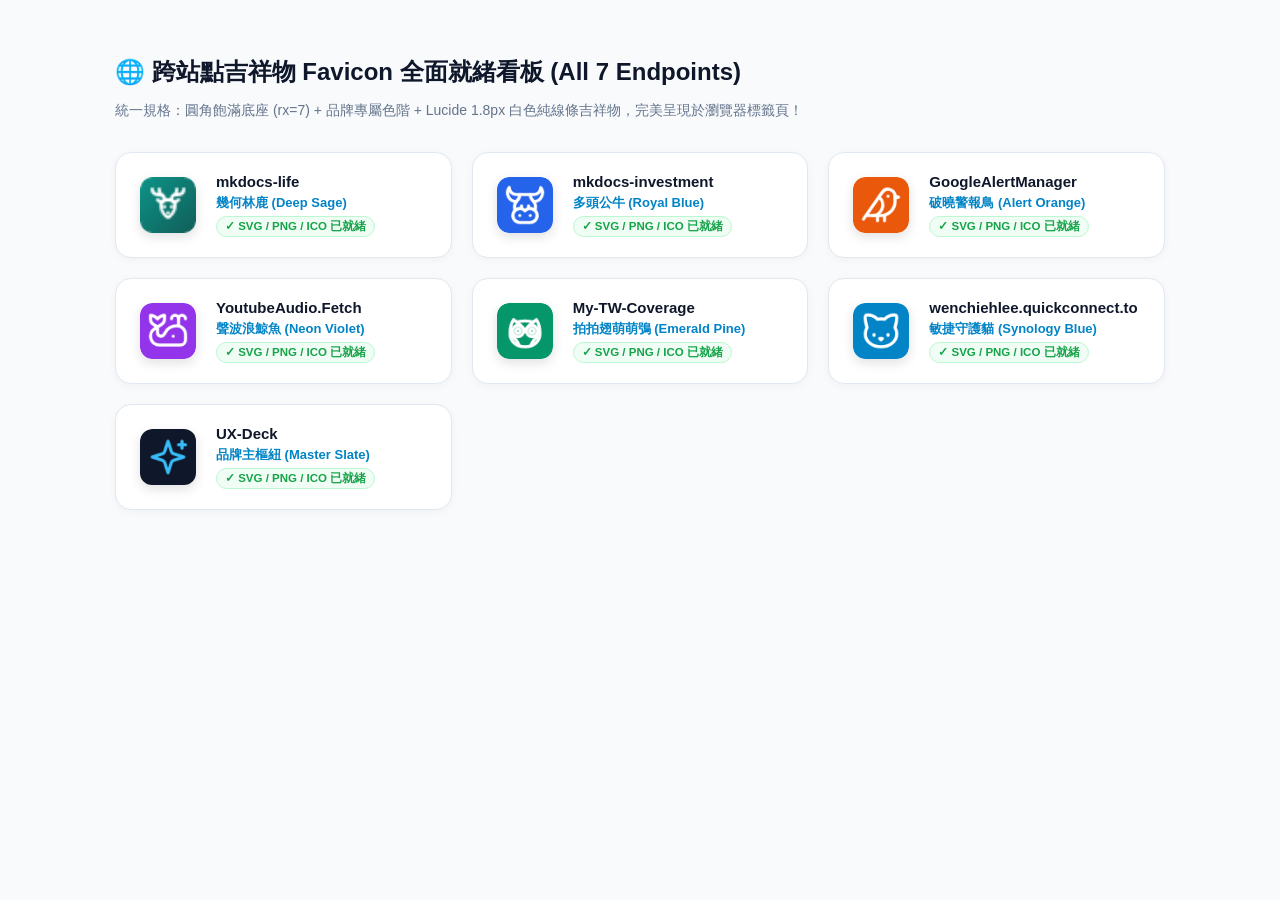
<file: tokens/favicons_showcase.html>
<!DOCTYPE html>
<html>
<head>
<meta charset="utf-8">
<title>跨站吉祥物 Favicon 規格全景驗證</title>
<style>
  body { font-family: -apple-system, BlinkMacSystemFont, "Segoe UI", Roboto, sans-serif; background: #f8fafc; padding: 2.5rem; color: #0f172a; max-width: 1050px; margin: 0 auto; }
  h1 { font-size: 24px; font-weight: 800; margin-bottom: 6px; }
  p { color: #64748b; font-size: 14px; margin-bottom: 2rem; }
  .grid { display: grid; grid-template-columns: repeat(auto-fit, minmax(300px, 1fr)); gap: 1.25rem; }
  .card { background: #ffffff; border: 1px solid #e2e8f0; border-radius: 16px; padding: 1.25rem 1.5rem; display: flex; align-items: center; gap: 1.25rem; box-shadow: 0 2px 8px rgba(0,0,0,0.04); }
  .fav-img { width: 56px; height: 56px; border-radius: 12px; box-shadow: 0 4px 12px rgba(0,0,0,0.12); flex-shrink: 0; }
  .info h3 { margin: 0 0 4px 0; font-size: 15px; font-weight: 700; color: #0f172a; }
  .info .mascot { font-size: 13px; color: #0284c7; font-weight: 600; margin-bottom: 4px; }
  .info .status { font-size: 11.5px; color: #16a34a; background: #f0fdf4; border: 1px solid #bbf7d0; padding: 2px 8px; border-radius: 9999px; display: inline-block; font-weight: 600; }
</style>
</head>
<body>
<h1>🌐 跨站點吉祥物 Favicon 全面就緒看板 (All 7 Endpoints)</h1>
<p>統一規格：圓角飽滿底座 (rx=7) + 品牌專屬色階 + Lucide 1.8px 白色純線條吉祥物，完美呈現於瀏覽器標籤頁！</p>
<div class="grid">

  <div class="card">
    <img src="[data-uri]" class="fav-img">
    <div class="info">
      <h3>mkdocs-life</h3>
      <div class="mascot">幾何林鹿 (Deep Sage)</div>
      <span class="status">✓ SVG / PNG / ICO 已就緒</span>
    </div>
  </div>
  <div class="card">
    <img src="[data-uri]" class="fav-img">
    <div class="info">
      <h3>mkdocs-investment</h3>
      <div class="mascot">多頭公牛 (Royal Blue)</div>
      <span class="status">✓ SVG / PNG / ICO 已就緒</span>
    </div>
  </div>
  <div class="card">
    <img src="[data-uri]" class="fav-img">
    <div class="info">
      <h3>GoogleAlertManager</h3>
      <div class="mascot">破曉警報鳥 (Alert Orange)</div>
      <span class="status">✓ SVG / PNG / ICO 已就緒</span>
    </div>
  </div>
  <div class="card">
    <img src="[data-uri]" class="fav-img">
    <div class="info">
      <h3>YoutubeAudio.Fetch</h3>
      <div class="mascot">聲波浪鯨魚 (Neon Violet)</div>
      <span class="status">✓ SVG / PNG / ICO 已就緒</span>
    </div>
  </div>
  <div class="card">
    <img src="[data-uri]" class="fav-img">
    <div class="info">
      <h3>My-TW-Coverage</h3>
      <div class="mascot">拍拍翅萌萌鴞 (Emerald Pine)</div>
      <span class="status">✓ SVG / PNG / ICO 已就緒</span>
    </div>
  </div>
  <div class="card">
    <img src="[data-uri]" class="fav-img">
    <div class="info">
      <h3>wenchiehlee.quickconnect.to</h3>
      <div class="mascot">敏捷守護貓 (Synology Blue)</div>
      <span class="status">✓ SVG / PNG / ICO 已就緒</span>
    </div>
  </div>
  <div class="card">
    <img src="[data-uri]" class="fav-img">
    <div class="info">
      <h3>UX-Deck</h3>
      <div class="mascot">品牌主樞紐 (Master Slate)</div>
      <span class="status">✓ SVG / PNG / ICO 已就緒</span>
    </div>
  </div>
</div>
</body>
</html>
</file>
<file: tokens/tokens.css>
:root {
  /* ==========================================================================
     UX-Deck Unified Design Tokens
     Shared across mkdocs-life, GoogleAlertManager, YoutubeAudio.Fetch,
     mkdocs-investment, and HomeAssistant (Android TV).
     ========================================================================== */

  /* Spacing Scale (8pt grid system with 4pt half-steps) */
  --ux-space-2xs: 4px;
  --ux-space-xs:  8px;
  --ux-space-sm:  12px;
  --ux-space-md:  16px;
  --ux-space-lg:  24px;
  --ux-space-xl:  32px;
  --ux-space-2xl: 48px;
  --ux-space-3xl: 64px;

  /* Typography Scale & Project-Specific Font Stacks */
  --ux-font-sans: "Inter", "Noto Sans TC", -apple-system, BlinkMacSystemFont, "Segoe UI", Roboto, "PingFang TC", "Microsoft JhengHei", sans-serif;
  --ux-font-editorial: "Noto Serif TC", "Newsreader", "Merriweather", "Songti TC", Georgia, serif;
  --ux-font-display: "Plus Jakarta Sans", "Noto Sans TC", sans-serif;
  --ux-font-mono: "JetBrains Mono", ui-monospace, SFMono-Regular, "SF Mono", Menlo, Consolas, monospace;
  --ux-font-serif: var(--ux-font-editorial);

  --ux-text-xs:   0.75rem;    /* 12px */
  --ux-text-sm:   0.875rem;   /* 14px */
  --ux-text-base: 1rem;       /* 16px */
  --ux-text-lg:   1.125rem;   /* 18px */
  --ux-text-xl:   1.25rem;    /* 20px */
  --ux-text-2xl:  1.5rem;     /* 24px */
  --ux-text-3xl:  1.875rem;   /* 30px */
  --ux-text-4xl:  2.25rem;    /* 36px */
  --ux-text-tv:   2.5rem;     /* 40px - 10-foot UI glanceable */

  --ux-line-tight:  1.2;
  --ux-line-normal: 1.5;
  --ux-line-relaxed: 1.7;

  /* Border Radii */
  --ux-radius-sm:  6px;
  --ux-radius-md:  10px;
  --ux-radius-lg:  16px;
  --ux-radius-xl:  24px;
  --ux-radius-full: 9999px;

  /* Elevation Shadows */
  --ux-shadow-xs: 0 1px 2px 0 rgba(0, 0, 0, 0.05);
  --ux-shadow-sm: 0 2px 6px -1px rgba(0, 0, 0, 0.08), 0 1px 3px -1px rgba(0, 0, 0, 0.05);
  --ux-shadow-md: 0 4px 12px -2px rgba(0, 0, 0, 0.12), 0 2px 6px -2px rgba(0, 0, 0, 0.06);
  --ux-shadow-lg: 0 10px 24px -4px rgba(0, 0, 0, 0.16), 0 4px 10px -3px rgba(0, 0, 0, 0.08);
  --ux-shadow-xl: 0 20px 32px -8px rgba(0, 0, 0, 0.22), 0 8px 16px -4px rgba(0, 0, 0, 0.12);
  --ux-shadow-glass: 0 8px 32px 0 rgba(0, 0, 0, 0.37);

  /* Transitions & Animation Easing */
  --ux-ease-standard: cubic-bezier(0.2, 0, 0, 1);
  --ux-ease-bounce:   cubic-bezier(0.34, 1.56, 0.64, 1);
  --ux-ease-in-out:  cubic-bezier(0.4, 0, 0.2, 1);
  --ux-duration-fast: 150ms;
  --ux-duration-normal: 250ms;
  --ux-duration-slow: 400ms;

  /* Shared Semantic Status Colors */
  --ux-color-success: #10b981;
  --ux-color-warning: #f59e0b;
  --ux-color-danger:  #ef4444;
  --ux-color-info:    #3b82f6;

  /* ==========================================================================
     Project Specific Accent Profiles (Consistency + Differentiation)
     ========================================================================== */

  /* 1. mkdocs-life (Warm Editorial & Mindful Journal) */
  --ux-life-primary:       #0d9488;  /* Deep Sage / Teal */
  --ux-life-primary-hover: #0f766e;
  --ux-life-surface:       #faf8f5;  /* Warm paper / cream */
  --ux-life-surface-card:  #ffffff;
  --ux-life-accent:        #e07a5f;  /* Terracotta */
  --ux-life-text:          #292524;  /* Warm Charcoal */
  --ux-life-text-muted:    #78716c;

  /* 2. GoogleAlertManager (Signal-over-noise SaaS Intelligence) */
  --ux-alert-primary:       #4f46e5;  /* Electric Indigo */
  --ux-alert-primary-hover: #4338ca;
  --ux-alert-surface:       #f8fafc;  /* Clean cool slate */
  --ux-alert-surface-card:  #ffffff;
  --ux-alert-accent:        #06b6d4;  /* Signal Cyan */
  --ux-alert-text:          #0f172a;
  --ux-alert-text-muted:    #64748b;
  --ux-alert-badge-urgent:  #dc2626;

  /* 3. YoutubeAudio.Fetch (Studio Soundwave · Sonic Violet & Soundwave Cyan) */
  --ux-yt-primary:       #8b5cf6;    /* Sonic Violet / 幻紫聲波 */
  --ux-yt-primary-hover: #7c3aed;
  --ux-yt-surface:       #ffffff;    /* Studio White / 工作室純白 */
  --ux-yt-surface-card:  #ffffff;    /* Card Surface */
  --ux-yt-accent:        #06b6d4;    /* Soundwave Cyan / 串流青綠 */
  --ux-yt-mascot-glow:   linear-gradient(135deg, #8b5cf6 0%, #06b6d4 100%);
  --ux-yt-text:          #0f172a;
  --ux-yt-text-muted:    #64748b;

  /* 4. mkdocs-investment (High-Precision Fintech Dark/Slate) */
  --ux-invest-primary:       #2563eb; /* Institutional Royal Blue */
  --ux-invest-primary-hover: #1d4ed8;
  --ux-invest-surface:       #0a0e17; /* Deep Navy Obsidian */
  --ux-invest-surface-card:  #131b2e; /* Slate Panel */
  --ux-invest-gain:          #ef4444; /* TW Stock Up / Gain (Toggleable) */
  --ux-invest-loss:          #22c55e; /* TW Stock Down / Loss (Toggleable) */
  --ux-invest-us-gain:       #10b981; /* US Stock Up / Gain */
  --ux-invest-us-loss:       #ef4444; /* US Stock Down / Loss */
  --ux-invest-text:          #f1f5f9;
  --ux-invest-text-muted:    #94a3b8;

  /* 5. HomeAssistant TV (10-foot Glancable Frosted HUD) */
  --ux-tv-surface-scrim: rgba(10, 10, 16, 0.82);
  --ux-tv-surface-card:  rgba(25, 30, 45, 0.92);
  --ux-tv-border-focus:  #38bdf8;   /* High-visibility Cyan Glow for D-pad */
  --ux-tv-text:          #ffffff;
  --ux-tv-text-sub:      #cbd5e1;
  --ux-tv-progress-bar:  #38bdf8;

  /* 6. My-TW-Coverage (Taiwan Equities Deep Coverage & Valuation Radar) */
  --ux-tw-primary:       #059669; /* Taiwan Pine Emerald */
  --ux-tw-primary-hover: #047857;
  --ux-tw-accent:        #d97706; /* Research Amber / Valuation Target Gold */
  --ux-tw-surface:       #ffffff; /* Clean Paper White */
  --ux-tw-surface-card:  #f8fafc; /* Crisp Slate Panel */
  --ux-tw-border:        #e2e8f0;
  --ux-tw-gain:          #dc2626; /* TW Stock Up / Red */
  --ux-tw-loss:          #16a34a; /* TW Stock Down / Green */
  --ux-tw-text:          #0f172a;
  --ux-tw-text-muted:    #475569;

  /* 7. wenchiehlee.quickconnect.to (Synology NAS Private Cloud DevOps) */
  --ux-nas-primary:       #0284c7; /* Synology Blue */
  --ux-nas-primary-hover: #0369a1;
  --ux-nas-accent:        #38bdf8; /* Glacier Cyan */
  --ux-nas-surface:       #ffffff;
  --ux-nas-surface-card:  #f0f9ff;
  --ux-nas-border:        #bae6fd;
  --ux-nas-text:          #0f172a;
  --ux-nas-text-muted:    #475569;

  /* 8. InvestorConference (Institutional IR Intelligence & Conference Digest) */
  --ux-ir-primary:        #22a553; /* Institutional IR Green */
  --ux-ir-primary-hover:  #1a9148;
  --ux-ir-accent:         #166534; /* Forest Deep */
  --ux-ir-surface:        #ffffff;
  --ux-ir-surface-card:   #f0fdf4; /* Mint Clean Surface */
  --ux-ir-border:         #bbf7d0;
  --ux-ir-text:           #0a0a0a;
  --ux-ir-text-muted:     #4b5563;

  /* 9. VIX (Global Volatility & Crash Sentinel) */
  --ux-vix-panic:         #ef4444; /* Panic Red (> 35 Extreme Fear) */
  --ux-vix-elevated:      #f97316; /* Elevated Orange (20 ~ 35 Attention) */
  --ux-vix-normal:        #10b981; /* Normal Green (15 ~ 20 Calm) */
  --ux-vix-tracker:       #38bdf8; /* Glacier Blue Tracker */
  --ux-vix-surface:       #ffffff;
  --ux-vix-surface-card:  #0f172a; /* Obsidian Dark Cockpit */
  --ux-vix-border:        #e2e8f0;
  --ux-vix-text:          #0f172a;
  --ux-vix-text-muted:    #475569;

  /* ==========================================================================
     Iconography System & Animal Mascot Tokens
     ========================================================================== */
  --ux-icon-xs: 14px;
  --ux-icon-sm: 18px;
  --ux-icon-md: 24px;
  --ux-icon-lg: 32px;
  --ux-icon-xl: 48px;
  --ux-icon-tv: 64px;

  --ux-icon-stroke-thin:   1.2px;
  --ux-icon-stroke-normal: 1.6px;
  --ux-icon-stroke-bold:   2.2px;
}

/* Universal Base Icon Class */
.ux-icon {
  display: inline-block;
  width: var(--ux-icon-md);
  height: var(--ux-icon-md);
  vertical-align: middle;
  flex-shrink: 0;
  stroke-width: var(--ux-icon-stroke-normal);
  stroke: currentColor;
  fill: none;
  stroke-linecap: round;
  stroke-linejoin: round;
  transition: transform var(--ux-duration-fast) var(--ux-ease-standard),
              color var(--ux-duration-fast) var(--ux-ease-standard),
              filter var(--ux-duration-fast) var(--ux-ease-standard);
}

.ux-icon-xs { width: var(--ux-icon-xs); height: var(--ux-icon-xs); }
.ux-icon-sm { width: var(--ux-icon-sm); height: var(--ux-icon-sm); }
.ux-icon-md { width: var(--ux-icon-md); height: var(--ux-icon-md); }
.ux-icon-lg { width: var(--ux-icon-lg); height: var(--ux-icon-lg); }
.ux-icon-xl { width: var(--ux-icon-xl); height: var(--ux-icon-xl); }
.ux-icon-tv { width: var(--ux-icon-tv); height: var(--ux-icon-tv); stroke-width: var(--ux-icon-stroke-bold); }

/* Animal Mascot Micro-Interactions & Moods */

/* 1. Deer (mkdocs-life): Gentle Forest Breathing */
.ux-icon-deer {
  color: var(--ux-life-primary);
}
.ux-icon-deer:hover {
  transform: translateY(-2px) scale(1.05);
  color: var(--ux-life-accent);
}

/* 2. Falcon (GoogleAlertManager): Sharp Radar Pulse */
.ux-icon-falcon {
  color: var(--ux-alert-primary);
}
.ux-icon-falcon:hover {
  transform: rotate(-6deg) scale(1.1);
  color: var(--ux-alert-accent);
  filter: drop-shadow(0 0 6px rgba(6, 182, 212, 0.45));
}

/* 3. Whale (YoutubeAudio.Fetch): Oceanic Harmonic Float */
.ux-icon-whale {
  color: var(--ux-yt-primary);
}
.ux-icon-whale:hover {
  transform: translateY(-2px) rotate(3deg);
  color: var(--ux-yt-accent);
  filter: drop-shadow(0 0 8px var(--ux-yt-primary-glow));
}

/* 4. Bull & Bear (mkdocs-investment): Momentum & Strength */
.ux-icon-bull {
  color: var(--ux-invest-gain);
}
.ux-icon-bull:hover {
  transform: translateY(-2px) scale(1.08);
  filter: drop-shadow(0 0 6px rgba(239, 68, 68, 0.5));
}

.ux-icon-bear {
  color: var(--ux-invest-loss);
}
.ux-icon-bear:hover {
  transform: translateY(2px) scale(1.05);
}

/* 5. Sentinel (HomeAssistant TV): 10-ft Glanceable Radar Glow */
.ux-icon-sentinel {
  color: var(--ux-tv-border-focus);
  filter: drop-shadow(0 0 10px rgba(56, 189, 248, 0.5));
}
.tv-hud-btn:focus .ux-icon-sentinel,
.tv-hud-btn.is-focused .ux-icon-sentinel {
  transform: scale(1.15);
  filter: drop-shadow(0 0 16px var(--tv-focus-glow));
}

/* 6. Owl (My-TW-Coverage): Insight Analyst Focus */
.ux-icon-owl {
  color: var(--ux-tw-primary, #059669);
}
.ux-icon-owl:hover {
  transform: translateY(-2px) scale(1.08);
  color: var(--ux-tw-primary-hover, #047857);
  filter: drop-shadow(0 0 8px rgba(5, 150, 105, 0.45));
}

/* 7. Pangolin / Agile Cat (Synology NAS): DevOps Sentinel Focus */
.ux-icon-pangolin {
  color: var(--ux-nas-primary, #0284c7);
}
.ux-icon-pangolin:hover {
  transform: scale(1.12);
  color: var(--ux-nas-primary-hover, #0369a1);
  filter: drop-shadow(0 0 8px rgba(2, 132, 199, 0.45));
}

/* 8. Eagle (InvestorConference): Sovereign Foresight & Institutional Leadership */
.ux-icon-eagle {
  color: var(--ux-ir-primary, #22a553);
}
.ux-icon-eagle:hover {
  transform: translateY(-2px) scale(1.08);
  color: var(--ux-ir-accent, #166534);
  filter: drop-shadow(0 0 8px rgba(34, 165, 83, 0.45));
}

/* 9. Swan (VIX): Black Swan Tail Risk & Market Volatility Alert */
.ux-icon.ux-icon-swan,
.ux-icon-swan {
  color: var(--ux-vix-surface-card, #0f172a);
  fill: currentColor;
  stroke: none;
}
.ux-icon-swan:hover {
  transform: translateY(-2px) scale(1.08);
  color: var(--ux-vix-panic, #ef4444);
  fill: var(--ux-vix-panic, #ef4444);
  filter: drop-shadow(0 0 10px rgba(239, 68, 68, 0.5));
}
</file>
